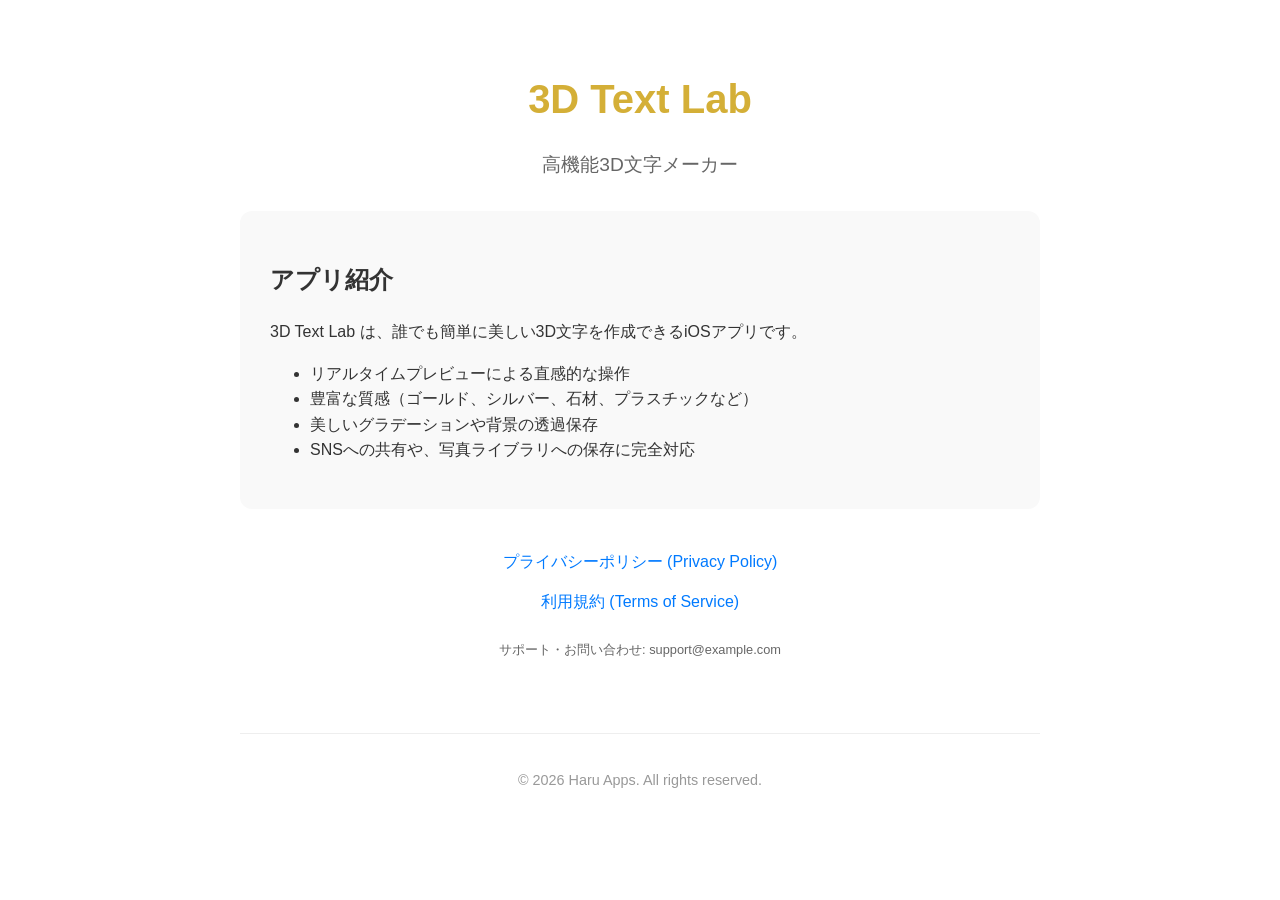
<file: index.html>
<!DOCTYPE html>
<html lang="ja">
<head>
    <meta charset="UTF-8">
    <meta name="viewport" content="width=device-width, initial-scale=1.0">
    <title>3D Text Lab - 高機能3D文字メーカー</title>
    <style>
        body { font-family: -apple-system, BlinkMacSystemFont, "Segoe UI", Roboto, Helvetica, Arial, sans-serif; line-height: 1.6; color: #333; max-width: 800px; margin: 0 auto; padding: 40px 20px; text-align: center; }
        h1 { color: #d4af37; font-size: 2.5em; margin-bottom: 10px; }
        .tagline { font-size: 1.2em; color: #666; margin-bottom: 30px; }
        .description { text-align: left; background: #f9f9f9; padding: 30px; border-radius: 12px; margin-bottom: 40px; }
        .links { margin: 40px 0; display: flex; flex-direction: column; gap: 15px; }
        .links a { color: #007aff; text-decoration: none; font-weight: 500; }
        .links a:hover { text-decoration: underline; }
        footer { margin-top: 60px; font-size: 0.9em; color: #999; border-top: 1px solid #eee; padding-top: 20px; }
    </style>
</head>
<body>

    <h1>3D Text Lab</h1>
    <p class="tagline">高機能3D文字メーカー</p>

    <div class="description">
        <h2>アプリ紹介</h2>
        <p>3D Text Lab は、誰でも簡単に美しい3D文字を作成できるiOSアプリです。</p>
        <ul>
            <li>リアルタイムプレビューによる直感的な操作</li>
            <li>豊富な質感（ゴールド、シルバー、石材、プラスチックなど）</li>
            <li>美しいグラデーションや背景の透過保存</li>
            <li>SNSへの共有や、写真ライブラリへの保存に完全対応</li>
        </ul>
    </div>

    <div class="links">
        <a href="legal/privacy-ja.html">プライバシーポリシー (Privacy Policy)</a>
        <a href="legal/terms-ja.html">利用規約 (Terms of Service)</a>
        <p style="font-size: 0.8em; color: #666; margin-top: 10px;">サポート・お問い合わせ: support@example.com</p>
    </div>

    <footer>
        <p>&copy; 2026 Haru Apps. All rights reserved.</p>
    </footer>

</body>
</html>
</file>
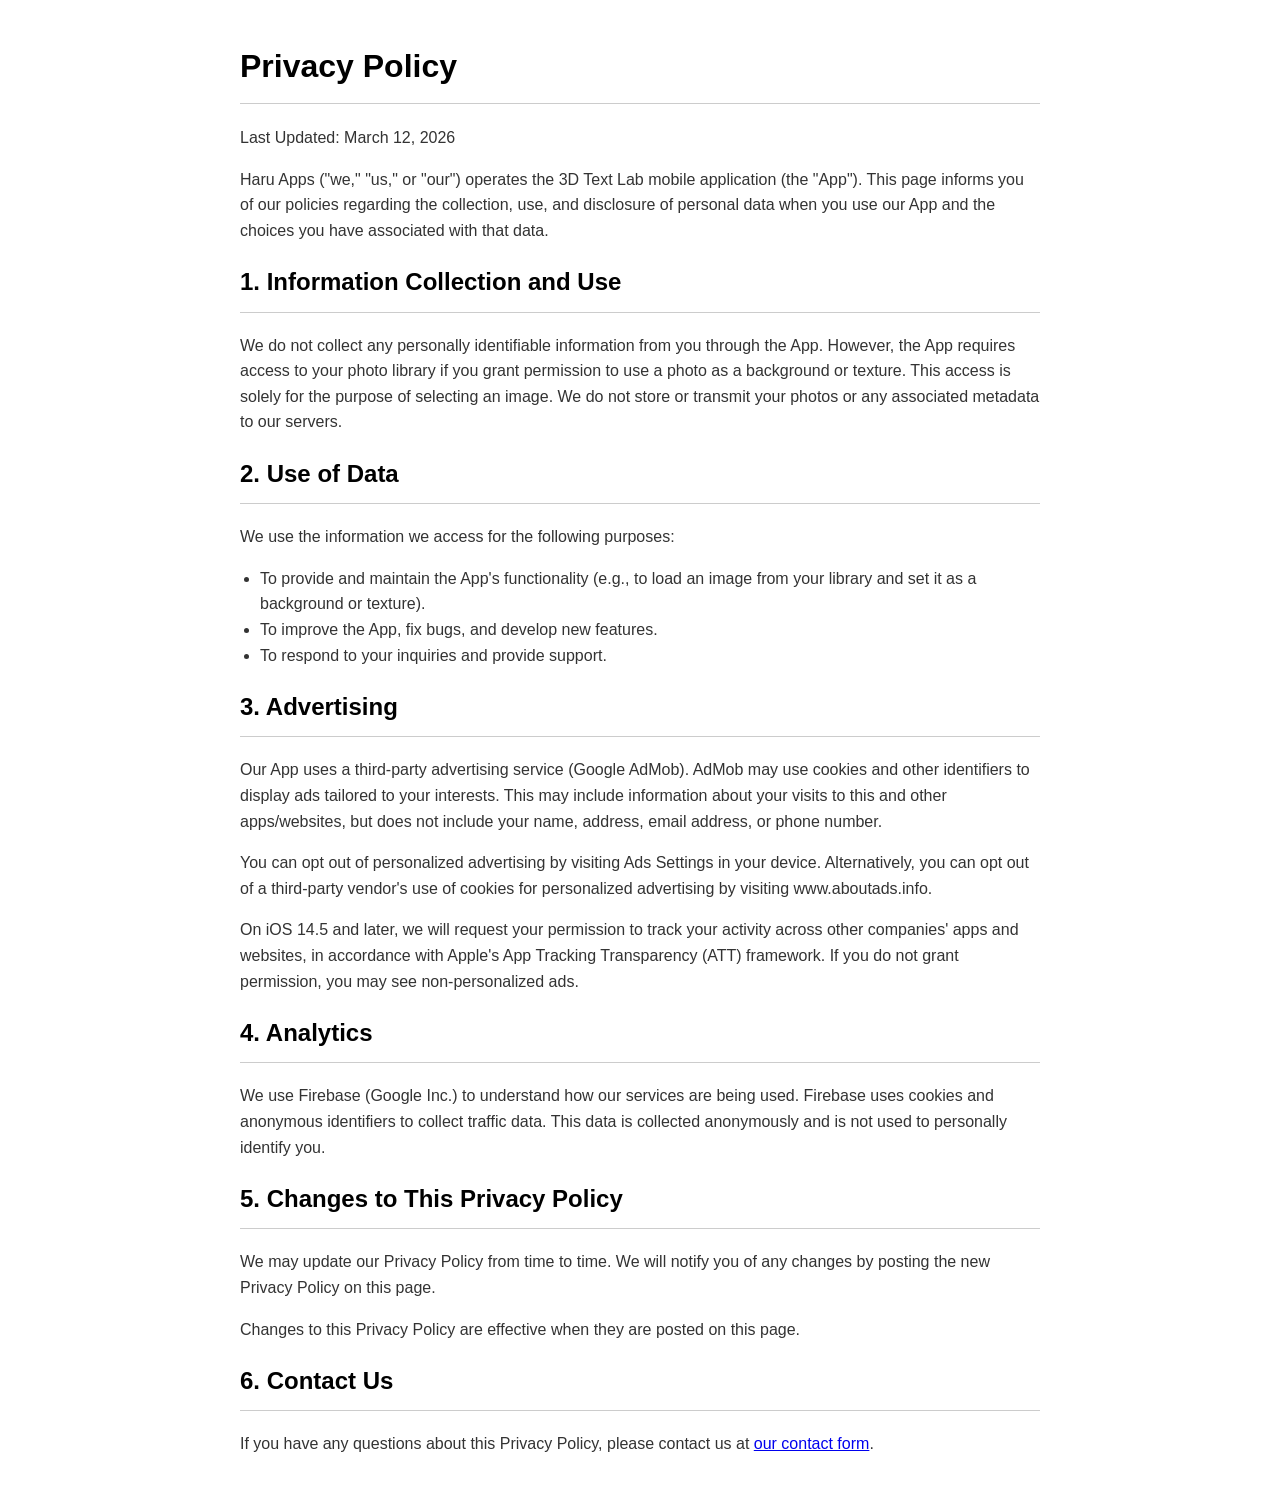
<file: legal/privacy-en.html>
<!DOCTYPE html>
<html lang="en">
<head>
    <meta charset="UTF-8">
    <meta name="viewport" content="width=device-width, initial-scale=1.0">
    <title>Privacy Policy - 3D Text Lab</title>
    <style>
        body { font-family: -apple-system, BlinkMacSystemFont, "Segoe UI", Roboto, Helvetica, Arial, sans-serif; line-height: 1.6; padding: 20px; max-width: 800px; margin: auto; color: #333; }
        h1, h2 { border-bottom: 1px solid #ccc; padding-bottom: 10px; color: #000; }
        ul { padding-left: 20px; }
    </style>
</head>
<body>
    <h1>Privacy Policy</h1>
    <p>Last Updated: March 12, 2026</p>

    <p>Haru Apps ("we," "us," or "our") operates the 3D Text Lab mobile application (the "App"). This page informs you of our policies regarding the collection, use, and disclosure of personal data when you use our App and the choices you have associated with that data.</p>

    <h2>1. Information Collection and Use</h2>
    <p>We do not collect any personally identifiable information from you through the App. However, the App requires access to your photo library if you grant permission to use a photo as a background or texture. This access is solely for the purpose of selecting an image. We do not store or transmit your photos or any associated metadata to our servers.</p>

    <h2>2. Use of Data</h2>
    <p>We use the information we access for the following purposes:</p>
    <ul>
        <li>To provide and maintain the App's functionality (e.g., to load an image from your library and set it as a background or texture).</li>
        <li>To improve the App, fix bugs, and develop new features.</li>
        <li>To respond to your inquiries and provide support.</li>
    </ul>

    <h2>3. Advertising</h2>
    <p>Our App uses a third-party advertising service (Google AdMob). AdMob may use cookies and other identifiers to display ads tailored to your interests. This may include information about your visits to this and other apps/websites, but does not include your name, address, email address, or phone number.</p>
    <p>You can opt out of personalized advertising by visiting Ads Settings in your device. Alternatively, you can opt out of a third-party vendor's use of cookies for personalized advertising by visiting www.aboutads.info.</p>
    <p>On iOS 14.5 and later, we will request your permission to track your activity across other companies' apps and websites, in accordance with Apple's App Tracking Transparency (ATT) framework. If you do not grant permission, you may see non-personalized ads.</p>

    <h2>4. Analytics</h2>
    <p>We use Firebase (Google Inc.) to understand how our services are being used. Firebase uses cookies and anonymous identifiers to collect traffic data. This data is collected anonymously and is not used to personally identify you.</p>

    <h2>5. Changes to This Privacy Policy</h2>
    <p>We may update our Privacy Policy from time to time. We will notify you of any changes by posting the new Privacy Policy on this page.</p>
    <p>Changes to this Privacy Policy are effective when they are posted on this page.</p>

    <h2>6. Contact Us</h2>
    <p>If you have any questions about this Privacy Policy, please contact us at <a href="https://forms.gle/WmGQ3B5ZcM1fpbMR8">our contact form</a>.</p>

</body>
</html>
</file>
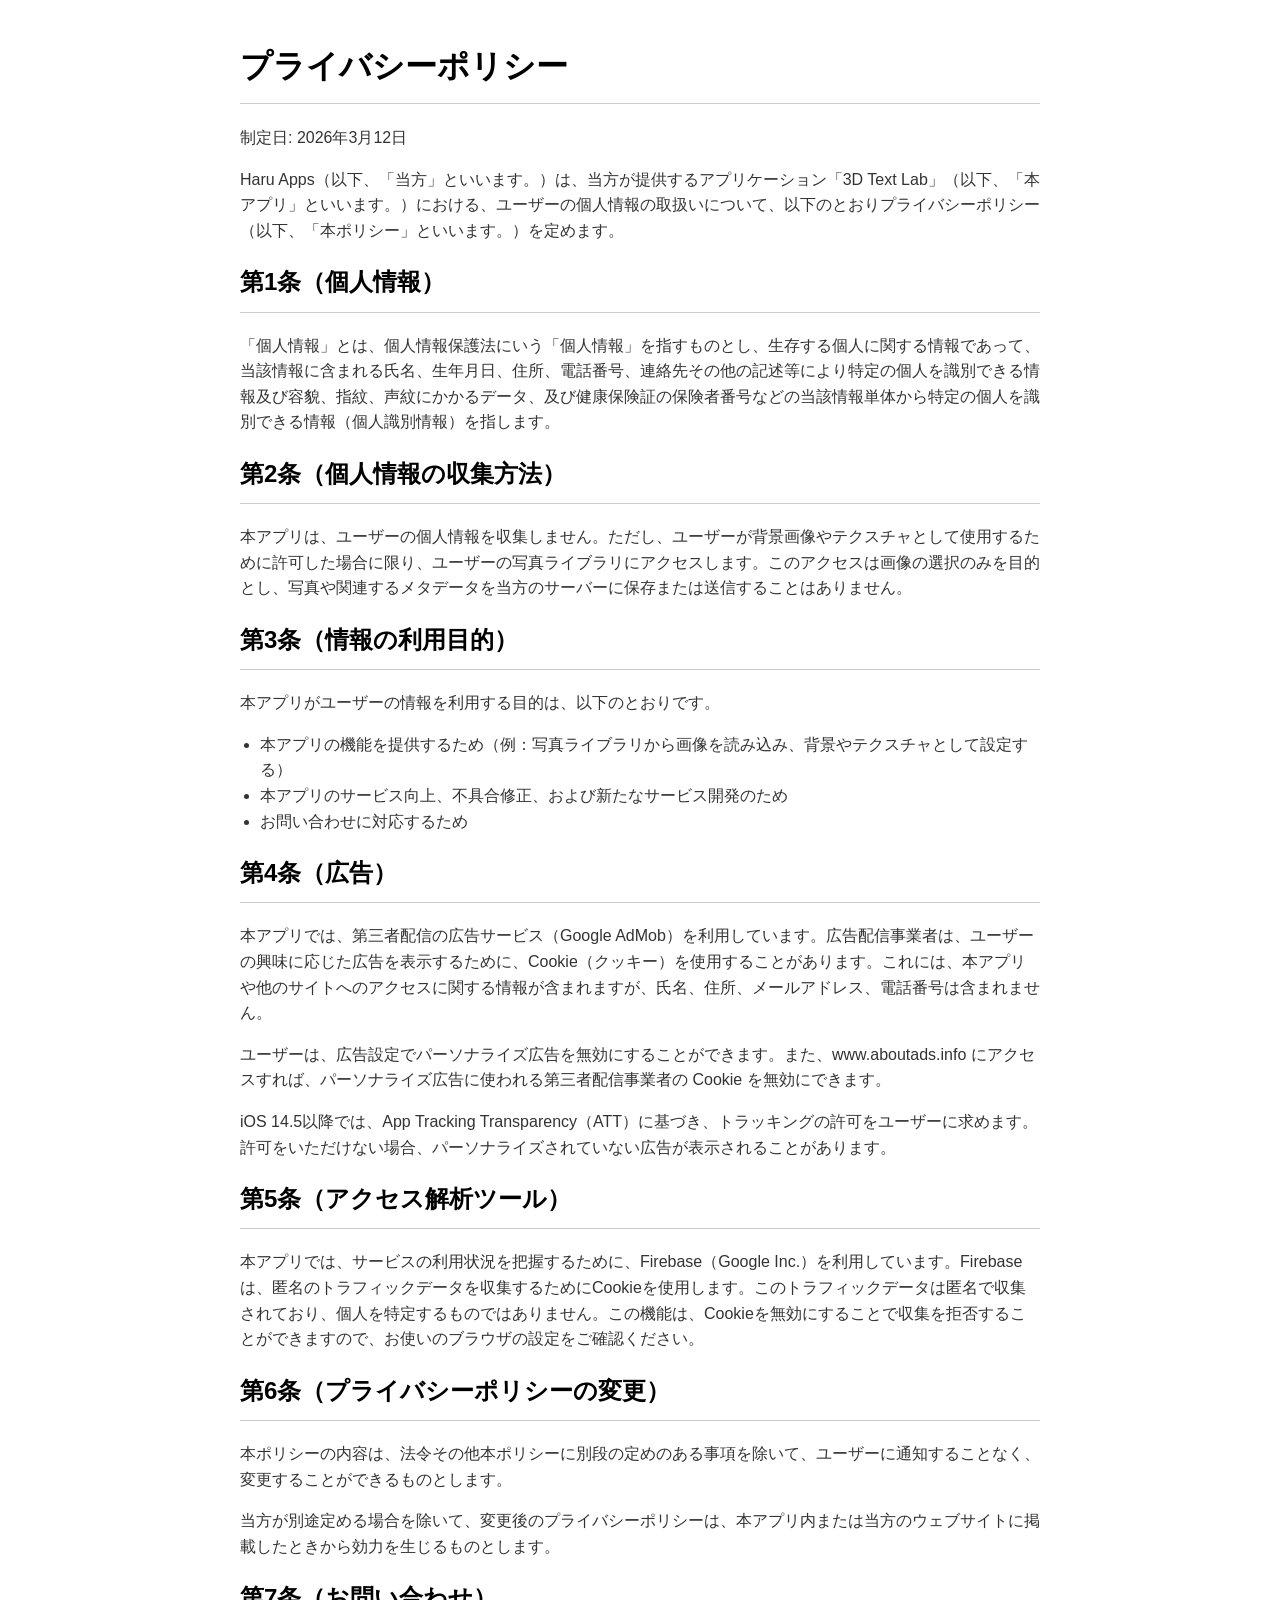
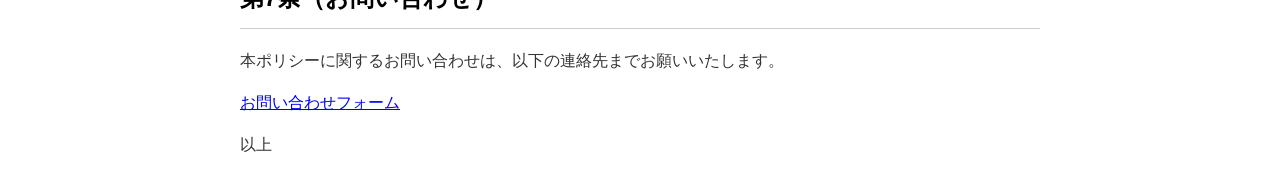
<file: legal/privacy-ja.html>
<!DOCTYPE html>
<html lang="ja">
<head>
    <meta charset="UTF-8">
    <meta name="viewport" content="width=device-width, initial-scale=1.0">
    <title>プライバシーポリシー - 3D Text Lab</title>
    <style>
        body { font-family: -apple-system, BlinkMacSystemFont, "Segoe UI", Roboto, Helvetica, Arial, sans-serif; line-height: 1.6; padding: 20px; max-width: 800px; margin: auto; color: #333; }
        h1, h2 { border-bottom: 1px solid #ccc; padding-bottom: 10px; color: #000; }
        ul { padding-left: 20px; }
    </style>
</head>
<body>
    <h1>プライバシーポリシー</h1>
    <p>制定日: 2026年3月12日</p>

    <p>Haru Apps（以下、「当方」といいます。）は、当方が提供するアプリケーション「3D Text Lab」（以下、「本アプリ」といいます。）における、ユーザーの個人情報の取扱いについて、以下のとおりプライバシーポリシー（以下、「本ポリシー」といいます。）を定めます。</p>

    <h2>第1条（個人情報）</h2>
    <p>「個人情報」とは、個人情報保護法にいう「個人情報」を指すものとし、生存する個人に関する情報であって、当該情報に含まれる氏名、生年月日、住所、電話番号、連絡先その他の記述等により特定の個人を識別できる情報及び容貌、指紋、声紋にかかるデータ、及び健康保険証の保険者番号などの当該情報単体から特定の個人を識別できる情報（個人識別情報）を指します。</p>

    <h2>第2条（個人情報の収集方法）</h2>
    <p>本アプリは、ユーザーの個人情報を収集しません。ただし、ユーザーが背景画像やテクスチャとして使用するために許可した場合に限り、ユーザーの写真ライブラリにアクセスします。このアクセスは画像の選択のみを目的とし、写真や関連するメタデータを当方のサーバーに保存または送信することはありません。</p>

    <h2>第3条（情報の利用目的）</h2>
    <p>本アプリがユーザーの情報を利用する目的は、以下のとおりです。</p>
    <ul>
        <li>本アプリの機能を提供するため（例：写真ライブラリから画像を読み込み、背景やテクスチャとして設定する）</li>
        <li>本アプリのサービス向上、不具合修正、および新たなサービス開発のため</li>
        <li>お問い合わせに対応するため</li>
    </ul>

    <h2>第4条（広告）</h2>
    <p>本アプリでは、第三者配信の広告サービス（Google AdMob）を利用しています。広告配信事業者は、ユーザーの興味に応じた広告を表示するために、Cookie（クッキー）を使用することがあります。これには、本アプリや他のサイトへのアクセスに関する情報が含まれますが、氏名、住所、メールアドレス、電話番号は含まれません。</p>
    <p>ユーザーは、広告設定でパーソナライズ広告を無効にすることができます。また、www.aboutads.info にアクセスすれば、パーソナライズ広告に使われる第三者配信事業者の Cookie を無効にできます。</p>
    <p>iOS 14.5以降では、App Tracking Transparency（ATT）に基づき、トラッキングの許可をユーザーに求めます。許可をいただけない場合、パーソナライズされていない広告が表示されることがあります。</p>

    <h2>第5条（アクセス解析ツール）</h2>
    <p>本アプリでは、サービスの利用状況を把握するために、Firebase（Google Inc.）を利用しています。Firebaseは、匿名のトラフィックデータを収集するためにCookieを使用します。このトラフィックデータは匿名で収集されており、個人を特定するものではありません。この機能は、Cookieを無効にすることで収集を拒否することができますので、お使いのブラウザの設定をご確認ください。</p>

    <h2>第6条（プライバシーポリシーの変更）</h2>
    <p>本ポリシーの内容は、法令その他本ポリシーに別段の定めのある事項を除いて、ユーザーに通知することなく、変更することができるものとします。</p>
    <p>当方が別途定める場合を除いて、変更後のプライバシーポリシーは、本アプリ内または当方のウェブサイトに掲載したときから効力を生じるものとします。</p>

    <h2>第7条（お問い合わせ）</h2>
    <p>本ポリシーに関するお問い合わせは、以下の連絡先までお願いいたします。</p>
    <p><a href="https://forms.gle/MkSo1LyYYdCS2uLb6">お問い合わせフォーム</a></p>

    <p>以上</p>
</body>
</html>
</file>
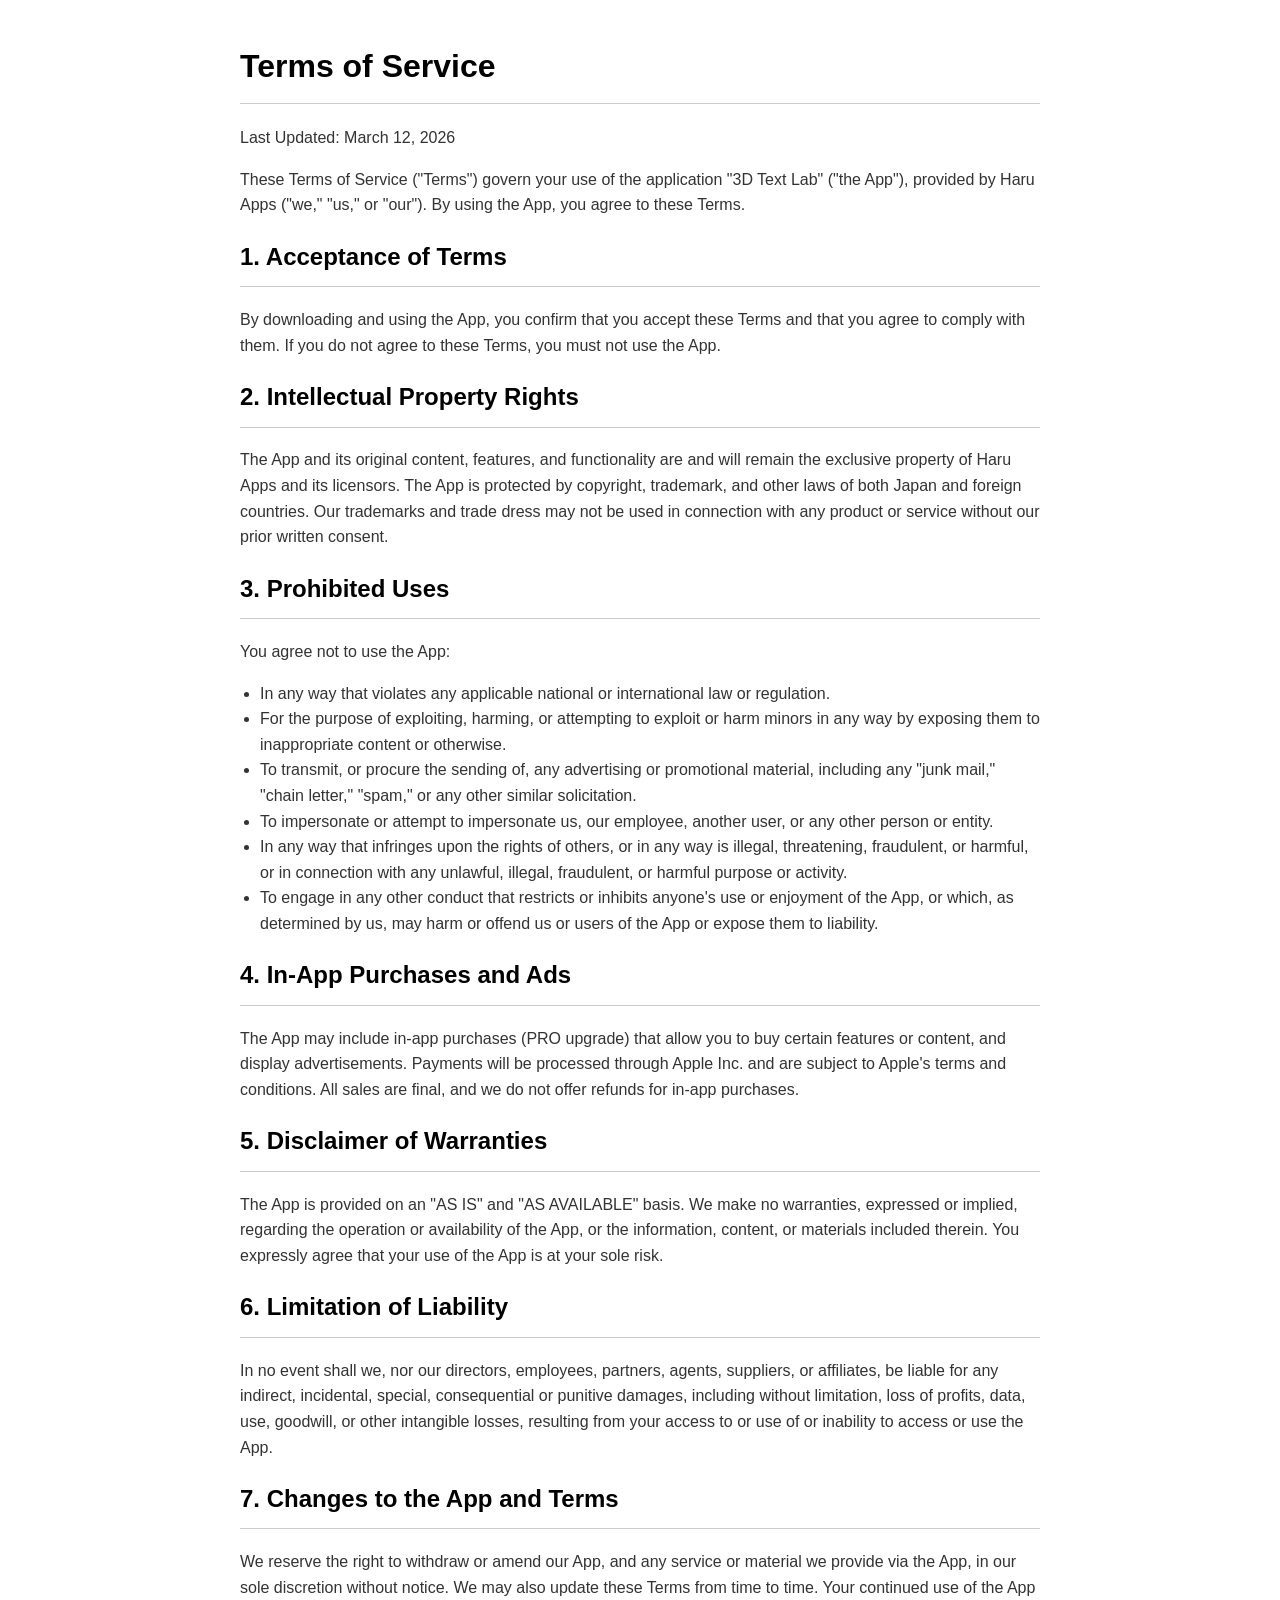
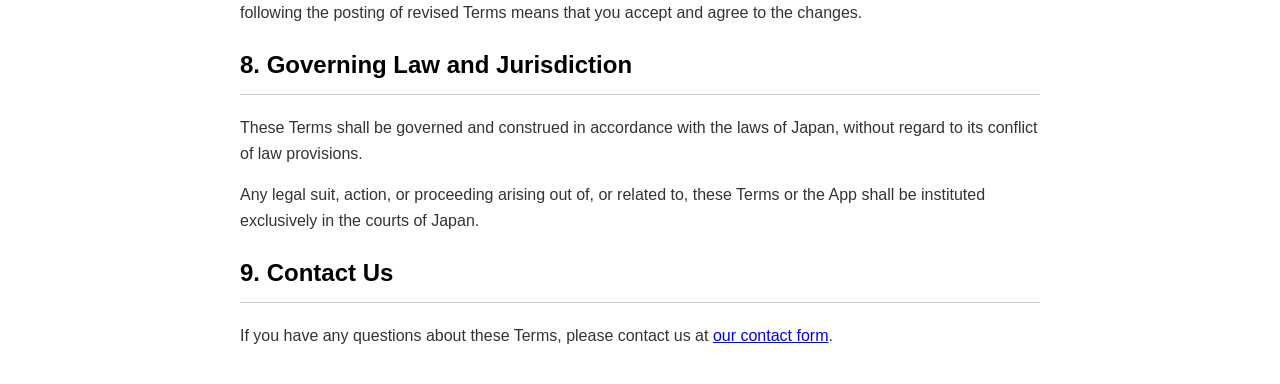
<file: legal/terms-en.html>
<!DOCTYPE html>
<html lang="en">
<head>
    <meta charset="UTF-8">
    <meta name="viewport" content="width=device-width, initial-scale=1.0">
    <title>Terms of Service - 3D Text Lab</title>
    <style>
        body { font-family: -apple-system, BlinkMacSystemFont, "Segoe UI", Roboto, Helvetica, Arial, sans-serif; line-height: 1.6; padding: 20px; max-width: 800px; margin: auto; color: #333; }
        h1, h2 { border-bottom: 1px solid #ccc; padding-bottom: 10px; color: #000; }
        ul { padding-left: 20px; }
    </style>
</head>
<body>
    <h1>Terms of Service</h1>
    <p>Last Updated: March 12, 2026</p>

    <p>These Terms of Service ("Terms") govern your use of the application "3D Text Lab" ("the App"), provided by Haru Apps ("we," "us," or "our"). By using the App, you agree to these Terms.</p>

    <h2>1. Acceptance of Terms</h2>
    <p>By downloading and using the App, you confirm that you accept these Terms and that you agree to comply with them. If you do not agree to these Terms, you must not use the App.</p>

    <h2>2. Intellectual Property Rights</h2>
    <p>The App and its original content, features, and functionality are and will remain the exclusive property of Haru Apps and its licensors. The App is protected by copyright, trademark, and other laws of both Japan and foreign countries. Our trademarks and trade dress may not be used in connection with any product or service without our prior written consent.</p>

    <h2>3. Prohibited Uses</h2>
    <p>You agree not to use the App:</p>
    <ul>
        <li>In any way that violates any applicable national or international law or regulation.</li>
        <li>For the purpose of exploiting, harming, or attempting to exploit or harm minors in any way by exposing them to inappropriate content or otherwise.</li>
        <li>To transmit, or procure the sending of, any advertising or promotional material, including any "junk mail," "chain letter," "spam," or any other similar solicitation.</li>
        <li>To impersonate or attempt to impersonate us, our employee, another user, or any other person or entity.</li>
        <li>In any way that infringes upon the rights of others, or in any way is illegal, threatening, fraudulent, or harmful, or in connection with any unlawful, illegal, fraudulent, or harmful purpose or activity.</li>
        <li>To engage in any other conduct that restricts or inhibits anyone's use or enjoyment of the App, or which, as determined by us, may harm or offend us or users of the App or expose them to liability.</li>
    </ul>

    <h2>4. In-App Purchases and Ads</h2>
    <p>The App may include in-app purchases (PRO upgrade) that allow you to buy certain features or content, and display advertisements. Payments will be processed through Apple Inc. and are subject to Apple's terms and conditions. All sales are final, and we do not offer refunds for in-app purchases.</p>

    <h2>5. Disclaimer of Warranties</h2>
    <p>The App is provided on an "AS IS" and "AS AVAILABLE" basis. We make no warranties, expressed or implied, regarding the operation or availability of the App, or the information, content, or materials included therein. You expressly agree that your use of the App is at your sole risk.</p>

    <h2>6. Limitation of Liability</h2>
    <p>In no event shall we, nor our directors, employees, partners, agents, suppliers, or affiliates, be liable for any indirect, incidental, special, consequential or punitive damages, including without limitation, loss of profits, data, use, goodwill, or other intangible losses, resulting from your access to or use of or inability to access or use the App.</p>

    <h2>7. Changes to the App and Terms</h2>
    <p>We reserve the right to withdraw or amend our App, and any service or material we provide via the App, in our sole discretion without notice. We may also update these Terms from time to time. Your continued use of the App following the posting of revised Terms means that you accept and agree to the changes.</p>

    <h2>8. Governing Law and Jurisdiction</h2>
    <p>These Terms shall be governed and construed in accordance with the laws of Japan, without regard to its conflict of law provisions.</p>
    <p>Any legal suit, action, or proceeding arising out of, or related to, these Terms or the App shall be instituted exclusively in the courts of Japan.</p>

    <h2>9. Contact Us</h2>
    <p>If you have any questions about these Terms, please contact us at <a href="https://forms.gle/WmGQ3B5ZcM1fpbMR8">our contact form</a>.</p>

</body>
</html>
</file>
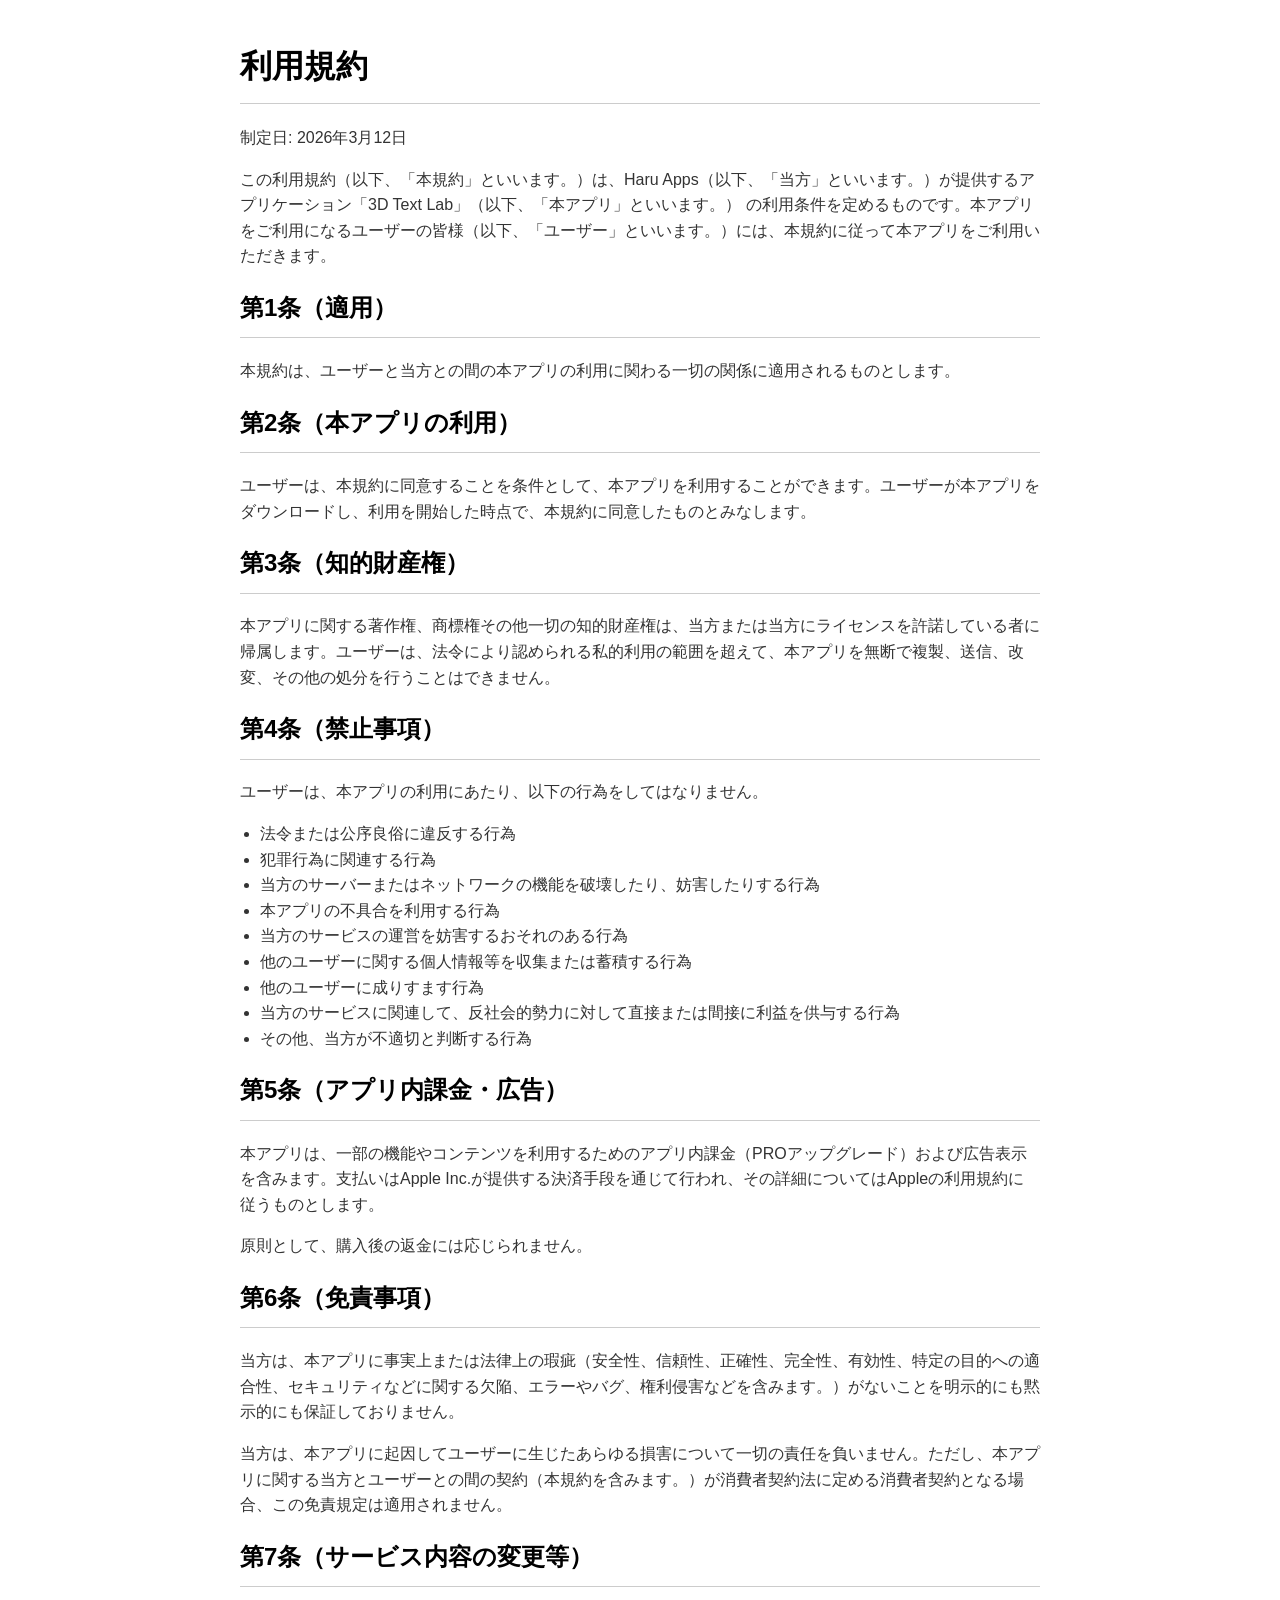
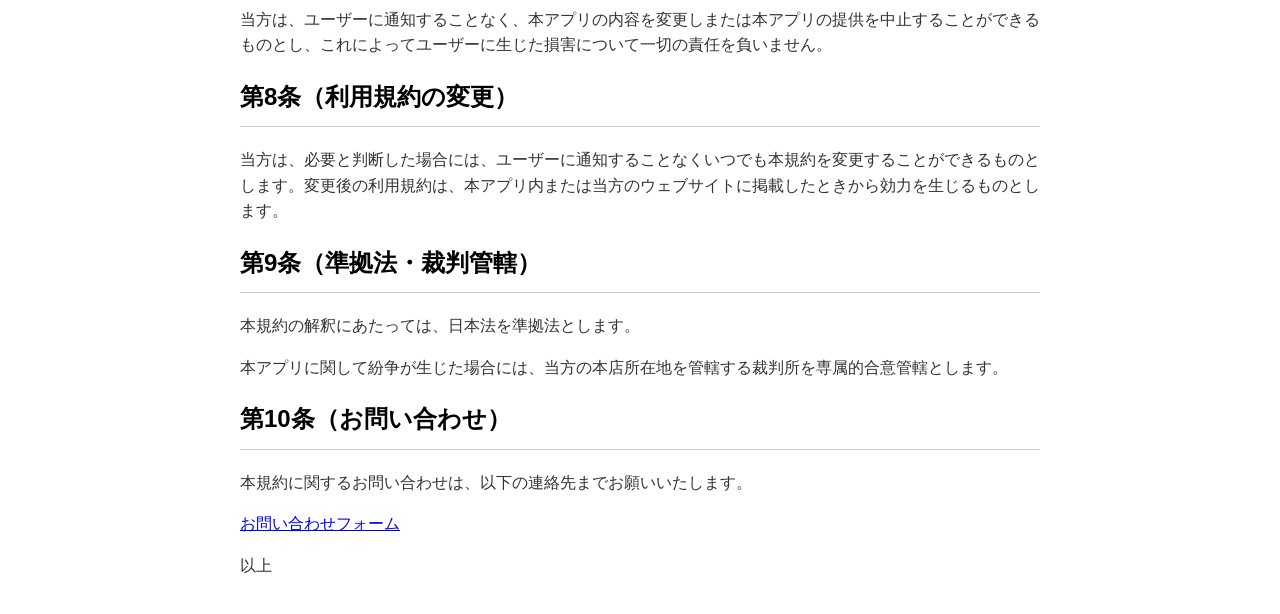
<file: legal/terms-ja.html>
<!DOCTYPE html>
<html lang="ja">
<head>
    <meta charset="UTF-8">
    <meta name="viewport" content="width=device-width, initial-scale=1.0">
    <title>利用規約 - 3D Text Lab</title>
    <style>
        body { font-family: -apple-system, BlinkMacSystemFont, "Segoe UI", Roboto, Helvetica, Arial, sans-serif; line-height: 1.6; padding: 20px; max-width: 800px; margin: auto; color: #333; }
        h1, h2 { border-bottom: 1px solid #ccc; padding-bottom: 10px; color: #000; }
        ul { padding-left: 20px; }
    </style>
</head>
<body>
    <h1>利用規約</h1>
    <p>制定日: 2026年3月12日</p>

    <p>この利用規約（以下、「本規約」といいます。）は、Haru Apps（以下、「当方」といいます。）が提供するアプリケーション「3D Text Lab」（以下、「本アプリ」といいます。） の利用条件を定めるものです。本アプリをご利用になるユーザーの皆様（以下、「ユーザー」といいます。）には、本規約に従って本アプリをご利用いただきます。</p>

    <h2>第1条（適用）</h2>
    <p>本規約は、ユーザーと当方との間の本アプリの利用に関わる一切の関係に適用されるものとします。</p>

    <h2>第2条（本アプリの利用）</h2>
    <p>ユーザーは、本規約に同意することを条件として、本アプリを利用することができます。ユーザーが本アプリをダウンロードし、利用を開始した時点で、本規約に同意したものとみなします。</p>

    <h2>第3条（知的財産権）</h2>
    <p>本アプリに関する著作権、商標権その他一切の知的財産権は、当方または当方にライセンスを許諾している者に帰属します。ユーザーは、法令により認められる私的利用の範囲を超えて、本アプリを無断で複製、送信、改変、その他の処分を行うことはできません。</p>

    <h2>第4条（禁止事項）</h2>
    <p>ユーザーは、本アプリの利用にあたり、以下の行為をしてはなりません。</p>
    <ul>
        <li>法令または公序良俗に違反する行為</li>
        <li>犯罪行為に関連する行為</li>
        <li>当方のサーバーまたはネットワークの機能を破壊したり、妨害したりする行為</li>
        <li>本アプリの不具合を利用する行為</li>
        <li>当方のサービスの運営を妨害するおそれのある行為</li>
        <li>他のユーザーに関する個人情報等を収集または蓄積する行為</li>
        <li>他のユーザーに成りすます行為</li>
        <li>当方のサービスに関連して、反社会的勢力に対して直接または間接に利益を供与する行為</li>
        <li>その他、当方が不適切と判断する行為</li>
    </ul>

    <h2>第5条（アプリ内課金・広告）</h2>
    <p>本アプリは、一部の機能やコンテンツを利用するためのアプリ内課金（PROアップグレード）および広告表示を含みます。支払いはApple Inc.が提供する決済手段を通じて行われ、その詳細についてはAppleの利用規約に従うものとします。</p>
    <p>原則として、購入後の返金には応じられません。</p>

    <h2>第6条（免責事項）</h2>
    <p>当方は、本アプリに事実上または法律上の瑕疵（安全性、信頼性、正確性、完全性、有効性、特定の目的への適合性、セキュリティなどに関する欠陥、エラーやバグ、権利侵害などを含みます。）がないことを明示的にも黙示的にも保証しておりません。</p>
    <p>当方は、本アプリに起因してユーザーに生じたあらゆる損害について一切の責任を負いません。ただし、本アプリに関する当方とユーザーとの間の契約（本規約を含みます。）が消費者契約法に定める消費者契約となる場合、この免責規定は適用されません。</p>

    <h2>第7条（サービス内容の変更等）</h2>
    <p>当方は、ユーザーに通知することなく、本アプリの内容を変更しまたは本アプリの提供を中止することができるものとし、これによってユーザーに生じた損害について一切の責任を負いません。</p>

    <h2>第8条（利用規約の変更）</h2>
    <p>当方は、必要と判断した場合には、ユーザーに通知することなくいつでも本規約を変更することができるものとします。変更後の利用規約は、本アプリ内または当方のウェブサイトに掲載したときから効力を生じるものとします。</p>

    <h2>第9条（準拠法・裁判管轄）</h2>
    <p>本規約の解釈にあたっては、日本法を準拠法とします。</p>
    <p>本アプリに関して紛争が生じた場合には、当方の本店所在地を管轄する裁判所を専属的合意管轄とします。</p>

    <h2>第10条（お問い合わせ）</h2>
    <p>本規約に関するお問い合わせは、以下の連絡先までお願いいたします。</p>
    <p><a href="https://forms.gle/MkSo1LyYYdCS2uLb6">お問い合わせフォーム</a></p>

    <p>以上</p>
</body>
</html>
</file>
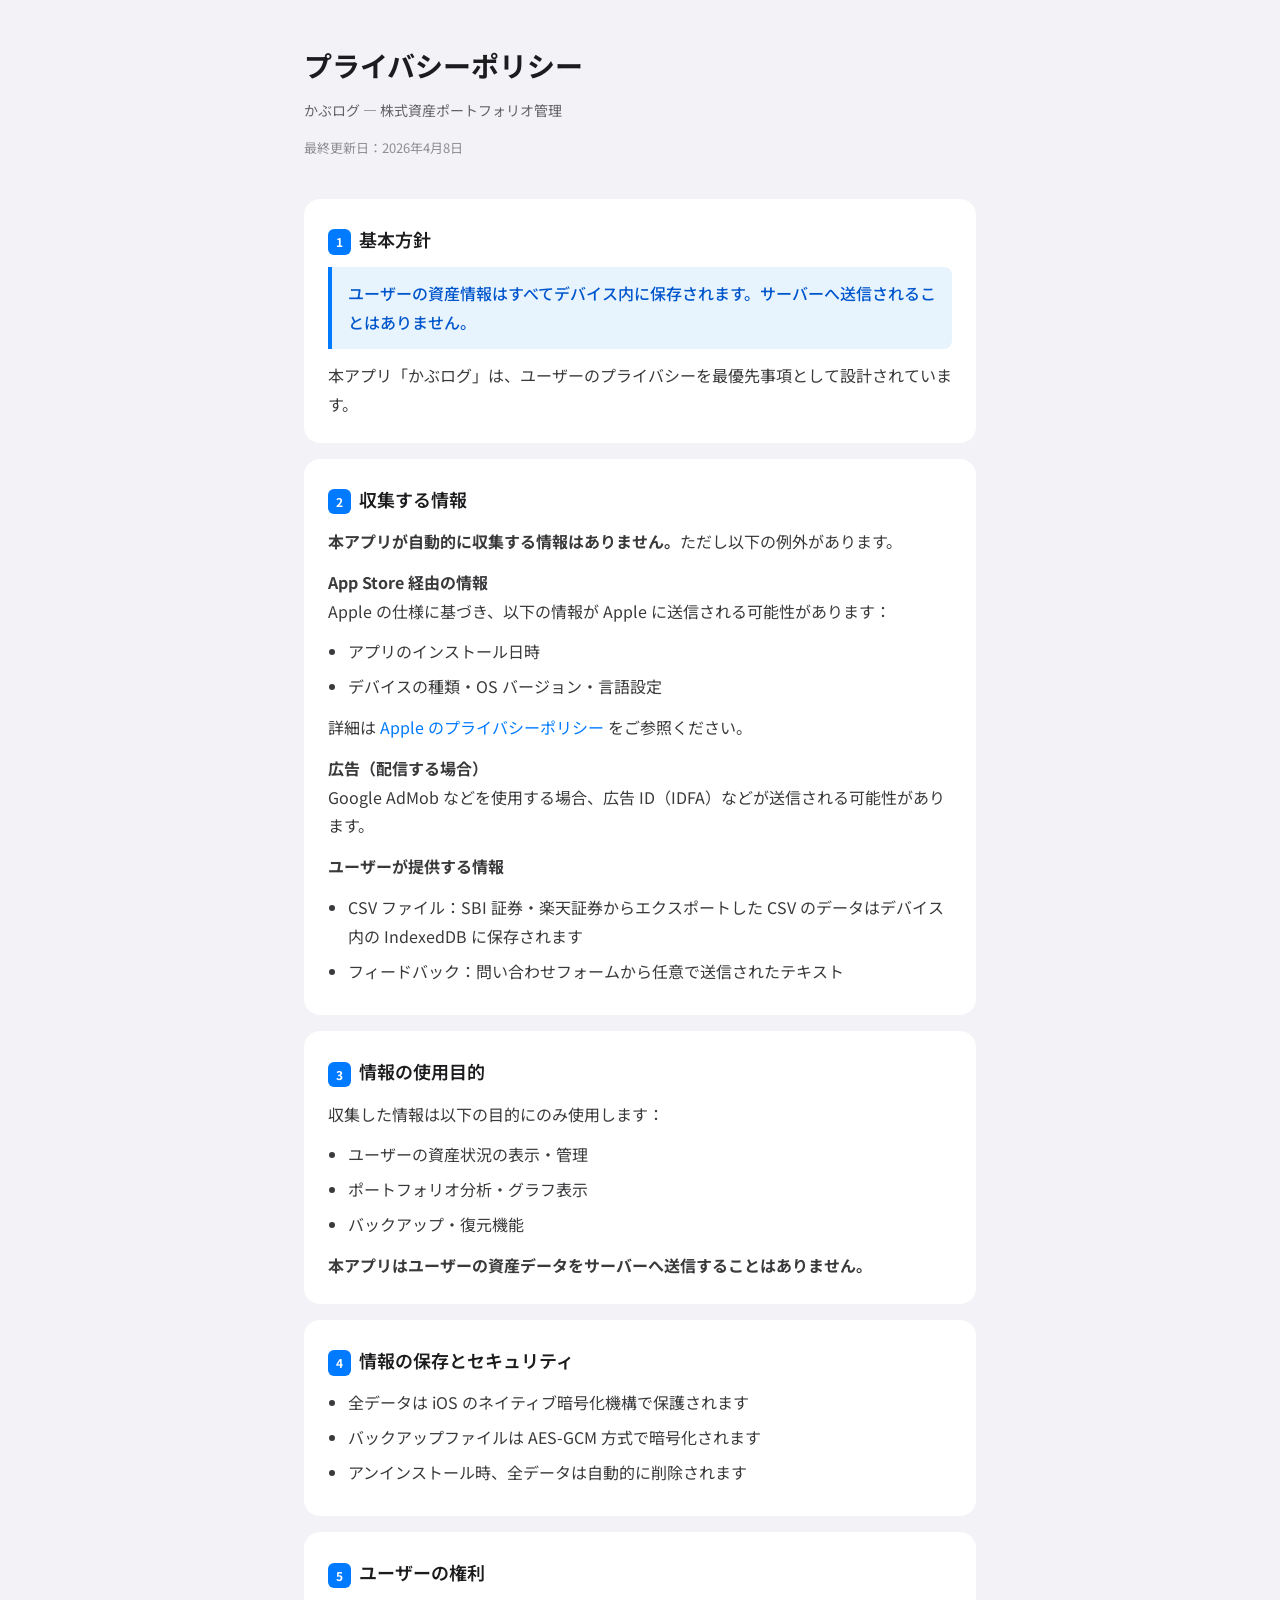
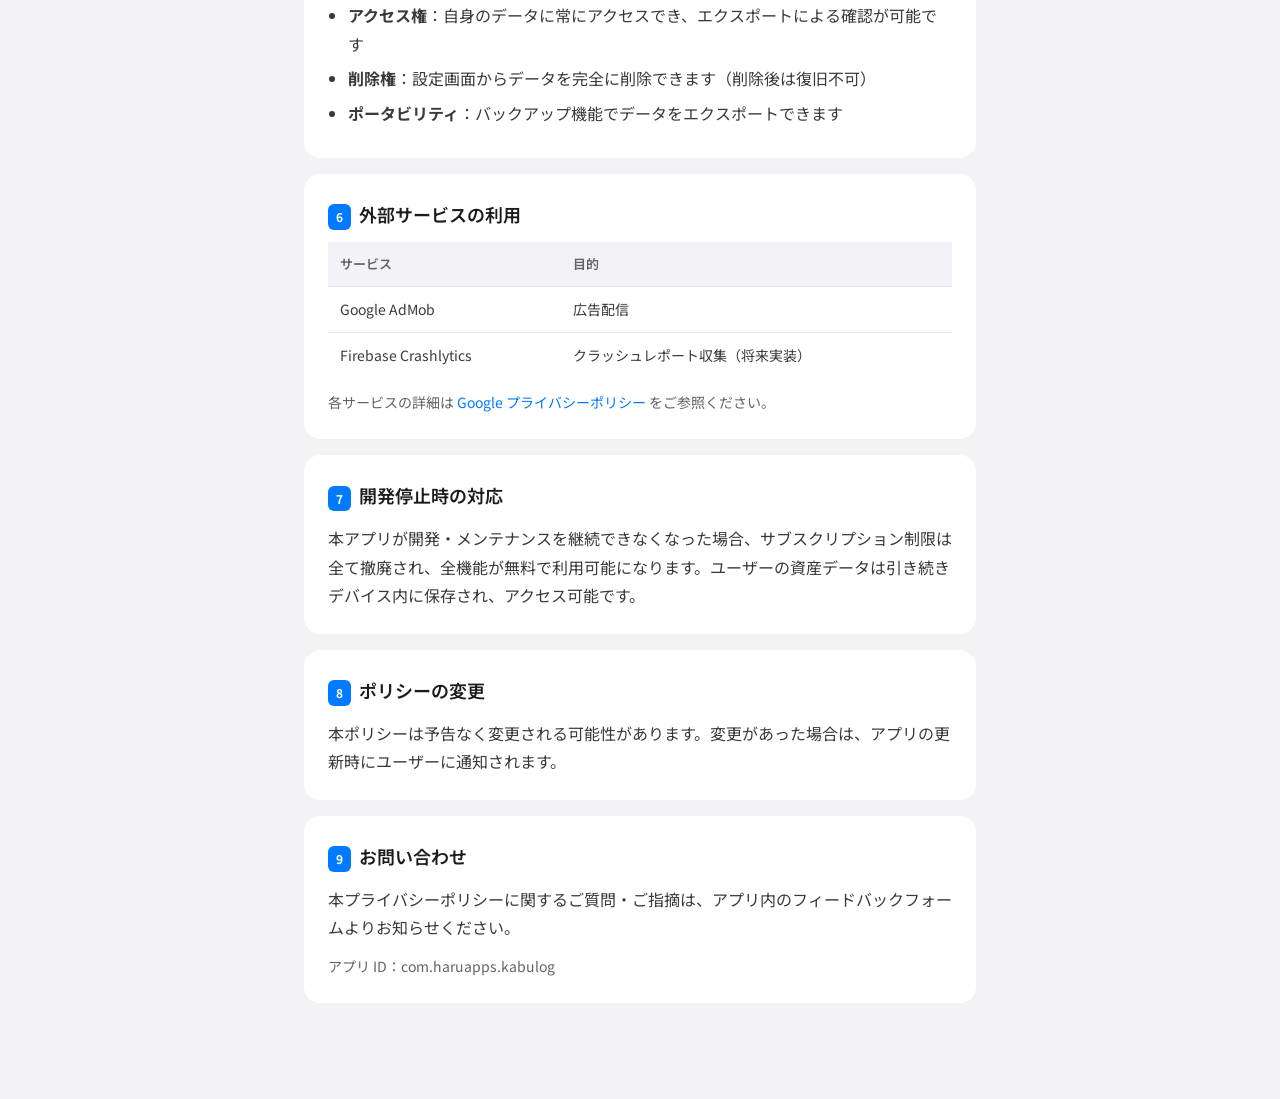
<file: kabulog/legal/privacy-policy.html>
<!DOCTYPE html>
<html lang="ja">
<head>
  <meta charset="UTF-8">
  <meta name="viewport" content="width=device-width, initial-scale=1.0">
  <title>プライバシーポリシー - かぶログ</title>
  <link rel="preconnect" href="https://fonts.googleapis.com">
  <link rel="preconnect" href="https://fonts.gstatic.com" crossorigin>
  <link href="https://fonts.googleapis.com/css2?family=Noto+Sans+JP:wght@400;500;700&display=swap" rel="stylesheet">
  <style>
    * { box-sizing: border-box; margin: 0; padding: 0; }
    body {
      font-family: "Noto Sans JP", -apple-system, BlinkMacSystemFont, "Hiragino Sans", "Hiragino Kaku Gothic ProN", Meiryo, sans-serif;
      font-size: 16px;
      line-height: 1.8;
      color: #1c1c1e;
      background: #f2f2f7;
    }
    .container {
      max-width: 720px;
      margin: 0 auto;
      padding: 40px 24px 80px;
    }
    header {
      margin-bottom: 40px;
    }
    header h1 {
      font-size: 28px;
      font-weight: 700;
      margin-bottom: 8px;
    }
    header .app-name {
      font-size: 14px;
      color: #636366;
    }
    header .updated {
      font-size: 13px;
      color: #8e8e93;
      margin-top: 4px;
    }
    .card {
      background: #fff;
      border-radius: 16px;
      padding: 24px;
      margin-bottom: 16px;
    }
    h2 {
      font-size: 18px;
      font-weight: 600;
      margin-bottom: 12px;
      color: #1c1c1e;
    }
    p {
      color: #3a3a3c;
      margin-bottom: 12px;
    }
    p:last-child { margin-bottom: 0; }
    ul {
      padding-left: 20px;
      color: #3a3a3c;
      margin-bottom: 12px;
    }
    ul:last-child { margin-bottom: 0; }
    li { margin-bottom: 6px; }
    .highlight {
      background: #e8f4fd;
      border-left: 4px solid #007aff;
      border-radius: 0 8px 8px 0;
      padding: 12px 16px;
      margin-bottom: 12px;
      color: #0056cc;
      font-weight: 500;
    }
    table {
      width: 100%;
      border-collapse: collapse;
      font-size: 14px;
      margin-top: 8px;
    }
    th {
      background: #f2f2f7;
      padding: 10px 12px;
      text-align: left;
      font-weight: 600;
      color: #636366;
      font-size: 13px;
    }
    td {
      padding: 10px 12px;
      border-top: 1px solid #e5e5ea;
      color: #3a3a3c;
    }
    a { color: #007aff; text-decoration: none; }
    a:hover { text-decoration: underline; }
    .section-num {
      display: inline-block;
      background: #007aff;
      color: #fff;
      font-size: 12px;
      font-weight: 700;
      border-radius: 6px;
      padding: 2px 8px;
      margin-right: 8px;
      vertical-align: middle;
    }
  </style>
</head>
<body>
  <div class="container">
    <header>
      <h1>プライバシーポリシー</h1>
      <p class="app-name">かぶログ — 株式資産ポートフォリオ管理</p>
      <p class="updated">最終更新日：2026年4月8日</p>
    </header>

    <div class="card">
      <h2><span class="section-num">1</span>基本方針</h2>
      <div class="highlight">ユーザーの資産情報はすべてデバイス内に保存されます。サーバーへ送信されることはありません。</div>
      <p>本アプリ「かぶログ」は、ユーザーのプライバシーを最優先事項として設計されています。</p>
    </div>

    <div class="card">
      <h2><span class="section-num">2</span>収集する情報</h2>
      <p><strong>本アプリが自動的に収集する情報はありません。</strong>ただし以下の例外があります。</p>
      <p><strong>App Store 経由の情報</strong><br>
      Apple の仕様に基づき、以下の情報が Apple に送信される可能性があります：</p>
      <ul>
        <li>アプリのインストール日時</li>
        <li>デバイスの種類・OS バージョン・言語設定</li>
      </ul>
      <p>詳細は <a href="https://www.apple.com/privacy/" target="_blank">Apple のプライバシーポリシー</a> をご参照ください。</p>
      <p><strong>広告（配信する場合）</strong><br>
      Google AdMob などを使用する場合、広告 ID（IDFA）などが送信される可能性があります。</p>
      <p><strong>ユーザーが提供する情報</strong></p>
      <ul>
        <li>CSV ファイル：SBI 証券・楽天証券からエクスポートした CSV のデータはデバイス内の IndexedDB に保存されます</li>
        <li>フィードバック：問い合わせフォームから任意で送信されたテキスト</li>
      </ul>
    </div>

    <div class="card">
      <h2><span class="section-num">3</span>情報の使用目的</h2>
      <p>収集した情報は以下の目的にのみ使用します：</p>
      <ul>
        <li>ユーザーの資産状況の表示・管理</li>
        <li>ポートフォリオ分析・グラフ表示</li>
        <li>バックアップ・復元機能</li>
      </ul>
      <p><strong>本アプリはユーザーの資産データをサーバーへ送信することはありません。</strong></p>
    </div>

    <div class="card">
      <h2><span class="section-num">4</span>情報の保存とセキュリティ</h2>
      <ul>
        <li>全データは iOS のネイティブ暗号化機構で保護されます</li>
        <li>バックアップファイルは AES-GCM 方式で暗号化されます</li>
        <li>アンインストール時、全データは自動的に削除されます</li>
      </ul>
    </div>

    <div class="card">
      <h2><span class="section-num">5</span>ユーザーの権利</h2>
      <ul>
        <li><strong>アクセス権</strong>：自身のデータに常にアクセスでき、エクスポートによる確認が可能です</li>
        <li><strong>削除権</strong>：設定画面からデータを完全に削除できます（削除後は復旧不可）</li>
        <li><strong>ポータビリティ</strong>：バックアップ機能でデータをエクスポートできます</li>
      </ul>
    </div>

    <div class="card">
      <h2><span class="section-num">6</span>外部サービスの利用</h2>
      <table>
        <tr>
          <th>サービス</th>
          <th>目的</th>
        </tr>
        <tr>
          <td>Google AdMob</td>
          <td>広告配信</td>
        </tr>
        <tr>
          <td>Firebase Crashlytics</td>
          <td>クラッシュレポート収集（将来実装）</td>
        </tr>
      </table>
      <p style="margin-top:12px; font-size:14px; color:#636366;">
        各サービスの詳細は <a href="https://policies.google.com/privacy" target="_blank">Google プライバシーポリシー</a> をご参照ください。
      </p>
    </div>

    <div class="card">
      <h2><span class="section-num">7</span>開発停止時の対応</h2>
      <p>本アプリが開発・メンテナンスを継続できなくなった場合、サブスクリプション制限は全て撤廃され、全機能が無料で利用可能になります。ユーザーの資産データは引き続きデバイス内に保存され、アクセス可能です。</p>
    </div>

    <div class="card">
      <h2><span class="section-num">8</span>ポリシーの変更</h2>
      <p>本ポリシーは予告なく変更される可能性があります。変更があった場合は、アプリの更新時にユーザーに通知されます。</p>
    </div>

    <div class="card">
      <h2><span class="section-num">9</span>お問い合わせ</h2>
      <p>本プライバシーポリシーに関するご質問・ご指摘は、アプリ内のフィードバックフォームよりお知らせください。</p>
      <p style="font-size:14px; color:#636366;">アプリ ID：com.haruapps.kabulog</p>
    </div>
  </div>
</body>
</html>
</file>
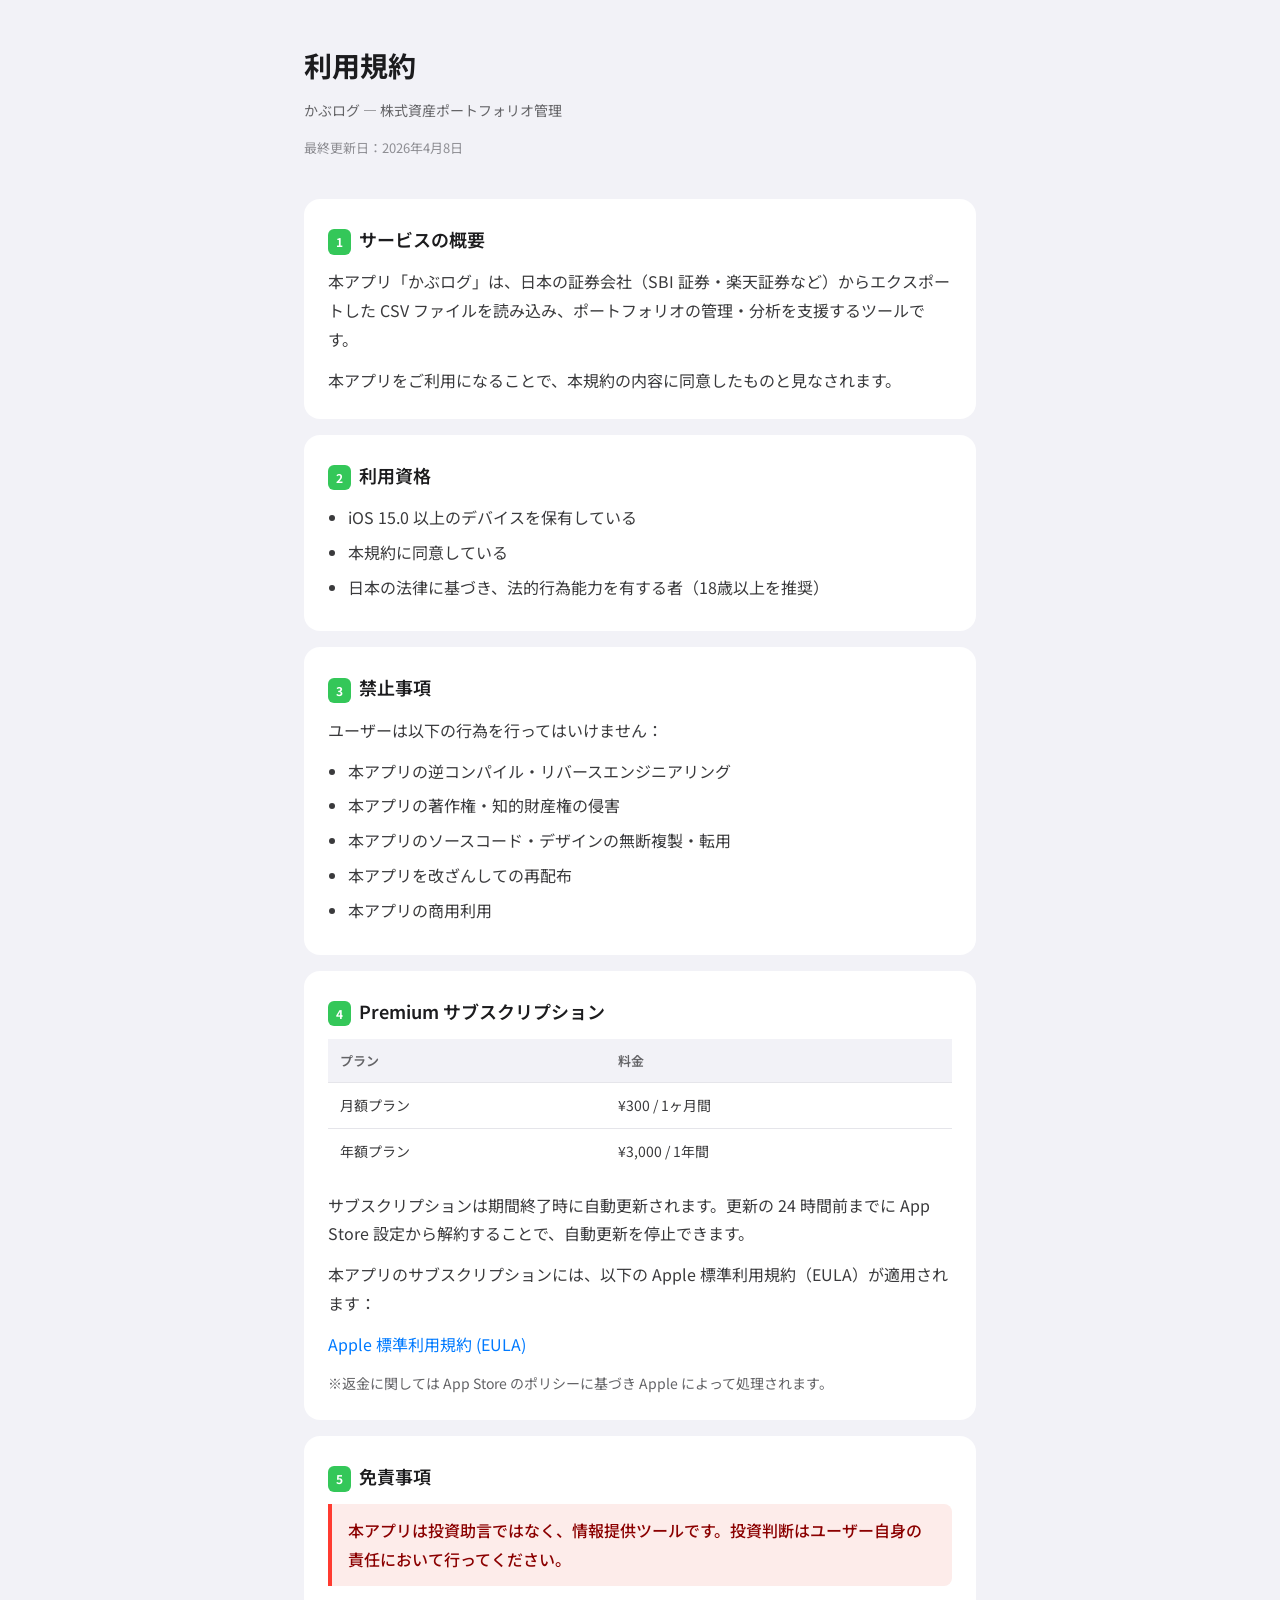
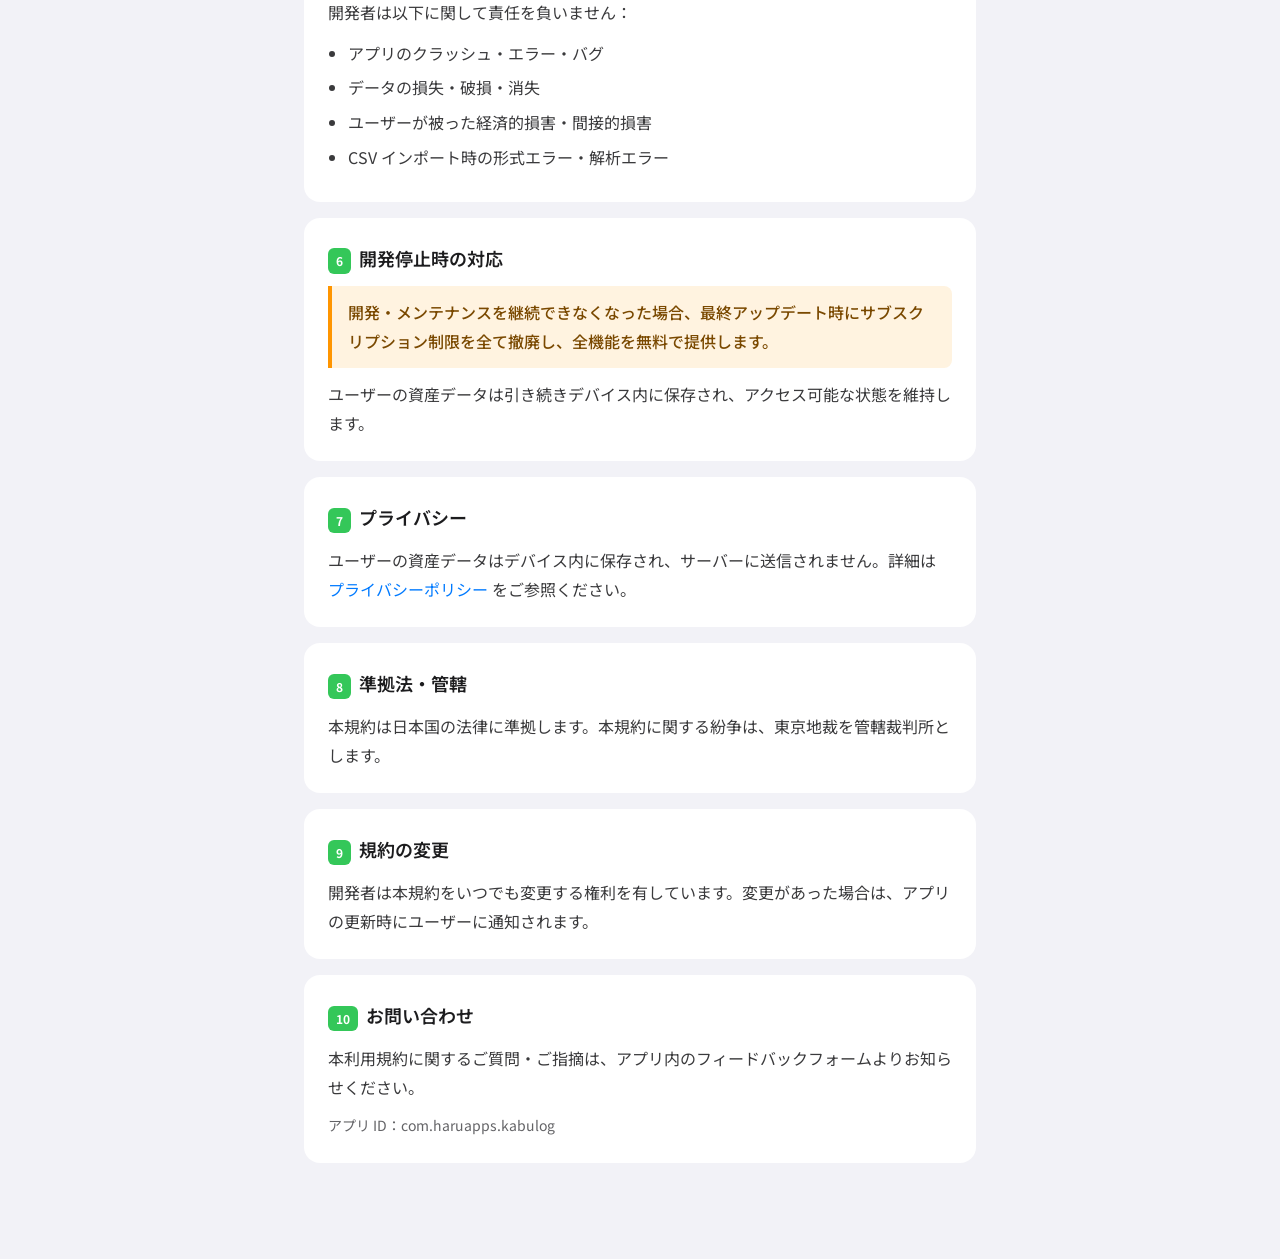
<file: kabulog/legal/terms-of-service.html>
<!DOCTYPE html>
<html lang="ja">

<head>
  <meta charset="UTF-8">
  <meta name="viewport" content="width=device-width, initial-scale=1.0">
  <title>利用規約 - かぶログ</title>
  <link rel="preconnect" href="https://fonts.googleapis.com">
  <link rel="preconnect" href="https://fonts.gstatic.com" crossorigin>
  <link href="https://fonts.googleapis.com/css2?family=Noto+Sans+JP:wght@400;500;700&display=swap" rel="stylesheet">
  <style>
    * {
      box-sizing: border-box;
      margin: 0;
      padding: 0;
    }

    body {
      font-family: "Noto Sans JP", -apple-system, BlinkMacSystemFont, "Hiragino Sans", "Hiragino Kaku Gothic ProN", Meiryo, sans-serif;
      font-size: 16px;
      line-height: 1.8;
      color: #1c1c1e;
      background: #f2f2f7;
    }

    .container {
      max-width: 720px;
      margin: 0 auto;
      padding: 40px 24px 80px;
    }

    header {
      margin-bottom: 40px;
    }

    header h1 {
      font-size: 28px;
      font-weight: 700;
      margin-bottom: 8px;
    }

    header .app-name {
      font-size: 14px;
      color: #636366;
    }

    header .updated {
      font-size: 13px;
      color: #8e8e93;
      margin-top: 4px;
    }

    .card {
      background: #fff;
      border-radius: 16px;
      padding: 24px;
      margin-bottom: 16px;
    }

    h2 {
      font-size: 18px;
      font-weight: 600;
      margin-bottom: 12px;
      color: #1c1c1e;
    }

    p {
      color: #3a3a3c;
      margin-bottom: 12px;
    }

    p:last-child {
      margin-bottom: 0;
    }

    ul {
      padding-left: 20px;
      color: #3a3a3c;
      margin-bottom: 12px;
    }

    ul:last-child {
      margin-bottom: 0;
    }

    li {
      margin-bottom: 6px;
    }

    .highlight {
      background: #fff3e0;
      border-left: 4px solid #ff9500;
      border-radius: 0 8px 8px 0;
      padding: 12px 16px;
      margin-bottom: 12px;
      color: #7a4900;
      font-weight: 500;
    }

    .warning {
      background: #fdecea;
      border-left: 4px solid #ff3b30;
      border-radius: 0 8px 8px 0;
      padding: 12px 16px;
      margin-bottom: 12px;
      color: #8b0000;
      font-weight: 500;
    }

    table {
      width: 100%;
      border-collapse: collapse;
      font-size: 14px;
      margin-top: 8px;
    }

    th {
      background: #f2f2f7;
      padding: 10px 12px;
      text-align: left;
      font-weight: 600;
      color: #636366;
      font-size: 13px;
    }

    td {
      padding: 10px 12px;
      border-top: 1px solid #e5e5ea;
      color: #3a3a3c;
    }

    a {
      color: #007aff;
      text-decoration: none;
    }

    a:hover {
      text-decoration: underline;
    }

    .section-num {
      display: inline-block;
      background: #34c759;
      color: #fff;
      font-size: 12px;
      font-weight: 700;
      border-radius: 6px;
      padding: 2px 8px;
      margin-right: 8px;
      vertical-align: middle;
    }
  </style>
</head>

<body>
  <div class="container">
    <header>
      <h1>利用規約</h1>
      <p class="app-name">かぶログ — 株式資産ポートフォリオ管理</p>
      <p class="updated">最終更新日：2026年4月8日</p>
    </header>

    <div class="card">
      <h2><span class="section-num">1</span>サービスの概要</h2>
      <p>本アプリ「かぶログ」は、日本の証券会社（SBI 証券・楽天証券など）からエクスポートした CSV ファイルを読み込み、ポートフォリオの管理・分析を支援するツールです。</p>
      <p>本アプリをご利用になることで、本規約の内容に同意したものと見なされます。</p>
    </div>

    <div class="card">
      <h2><span class="section-num">2</span>利用資格</h2>
      <ul>
        <li>iOS 15.0 以上のデバイスを保有している</li>
        <li>本規約に同意している</li>
        <li>日本の法律に基づき、法的行為能力を有する者（18歳以上を推奨）</li>
      </ul>
    </div>

    <div class="card">
      <h2><span class="section-num">3</span>禁止事項</h2>
      <p>ユーザーは以下の行為を行ってはいけません：</p>
      <ul>
        <li>本アプリの逆コンパイル・リバースエンジニアリング</li>
        <li>本アプリの著作権・知的財産権の侵害</li>
        <li>本アプリのソースコード・デザインの無断複製・転用</li>
        <li>本アプリを改ざんしての再配布</li>
        <li>本アプリの商用利用</li>
      </ul>
    </div>

    <div class="card">
      <h2><span class="section-num">4</span>Premium サブスクリプション</h2>
      <table>
        <tr>
          <th>プラン</th>
          <th>料金</th>
        </tr>
        <tr>
          <td>月額プラン</td>
          <td>¥300 / 1ヶ月間</td>
        </tr>
        <tr>
          <td>年額プラン</td>
          <td>¥3,000 / 1年間</td>
        </tr>
      </table>
      <div style="margin-top:16px;">
        <p>サブスクリプションは期間終了時に自動更新されます。更新の 24 時間前までに App Store 設定から解約することで、自動更新を停止できます。</p>
        <p>本アプリのサブスクリプションには、以下の Apple 標準利用規約（EULA）が適用されます：</p>
        <p><a href="https://www.apple.com/legal/internet-services/itunes/dev/stdeula/" target="_blank">Apple 標準利用規約
            (EULA) </a></p>
      </div>
      <p style="margin-top:12px; font-size:14px; color:#636366;">※返金に関しては App Store のポリシーに基づき Apple によって処理されます。</p>
    </div>

    <div class="card">
      <h2><span class="section-num">5</span>免責事項</h2>
      <div class="warning">本アプリは投資助言ではなく、情報提供ツールです。投資判断はユーザー自身の責任において行ってください。</div>
      <p>開発者は以下に関して責任を負いません：</p>
      <ul>
        <li>アプリのクラッシュ・エラー・バグ</li>
        <li>データの損失・破損・消失</li>
        <li>ユーザーが被った経済的損害・間接的損害</li>
        <li>CSV インポート時の形式エラー・解析エラー</li>
      </ul>
    </div>

    <div class="card">
      <h2><span class="section-num">6</span>開発停止時の対応</h2>
      <div class="highlight">開発・メンテナンスを継続できなくなった場合、最終アップデート時にサブスクリプション制限を全て撤廃し、全機能を無料で提供します。</div>
      <p>ユーザーの資産データは引き続きデバイス内に保存され、アクセス可能な状態を維持します。</p>
    </div>

    <div class="card">
      <h2><span class="section-num">7</span>プライバシー</h2>
      <p>ユーザーの資産データはデバイス内に保存され、サーバーに送信されません。詳細は <a href="privacy-policy.html">プライバシーポリシー</a> をご参照ください。</p>
    </div>

    <div class="card">
      <h2><span class="section-num">8</span>準拠法・管轄</h2>
      <p>本規約は日本国の法律に準拠します。本規約に関する紛争は、東京地裁を管轄裁判所とします。</p>
    </div>

    <div class="card">
      <h2><span class="section-num">9</span>規約の変更</h2>
      <p>開発者は本規約をいつでも変更する権利を有しています。変更があった場合は、アプリの更新時にユーザーに通知されます。</p>
    </div>

    <div class="card">
      <h2><span class="section-num">10</span>お問い合わせ</h2>
      <p>本利用規約に関するご質問・ご指摘は、アプリ内のフィードバックフォームよりお知らせください。</p>
      <p style="font-size:14px; color:#636366;">アプリ ID：com.haruapps.kabulog</p>
    </div>
  </div>
</body>

</html>
</file>
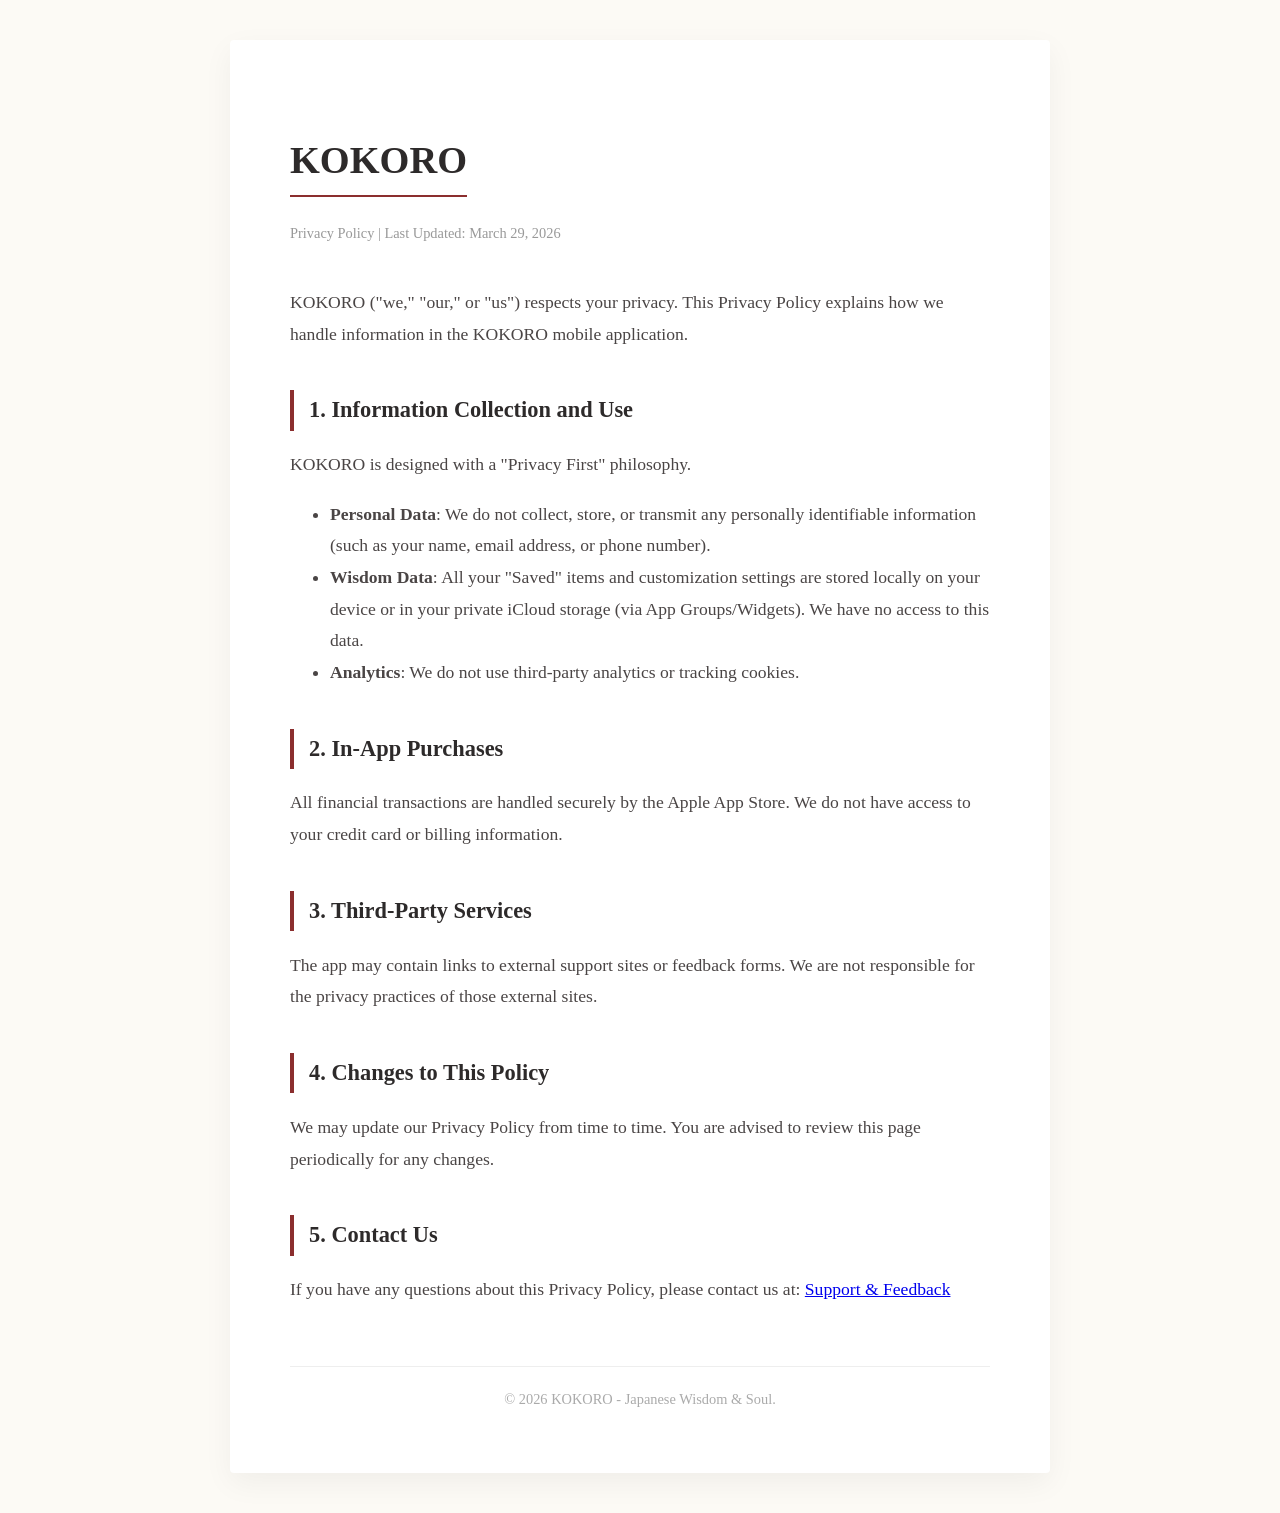
<file: KOKORO/legal/privacy.html>
<!DOCTYPE html>
<html lang="en">
<head>
    <meta charset="UTF-8">
    <meta name="viewport" content="width=device-width, initial-scale=1.0">
    <title>Privacy Policy - KOKORO</title>
    <style>
        :root {
            --kokoro-stone: #2d2a2a;
            --kokoro-washi: #fcfaf5;
            --kokoro-accent: #8b2e2e;
            --kokoro-text: #4a4545;
        }
        body {
            font-family: -apple-system, "New York", "Hiragino Mincho ProN", serif;
            line-height: 1.8;
            color: var(--kokoro-text);
            background-color: var(--kokoro-washi);
            margin: 0;
            padding: 40px 20px;
            display: flex;
            justify-content: center;
        }
        .container {
            max-width: 700px;
            background: white;
            padding: 60px;
            border-radius: 4px;
            box-shadow: 0 10px 30px rgba(0,0,0,0.05);
        }
        h1 {
            color: var(--kokoro-stone);
            font-size: 2.4rem;
            margin-bottom: 10px;
            border-bottom: 2px solid var(--kokoro-accent);
            display: inline-block;
        }
        h2 {
            color: var(--kokoro-stone);
            margin-top: 40px;
            font-size: 1.4rem;
            border-left: 4px solid var(--kokoro-accent);
            padding-left: 15px;
        }
        p, li {
            font-size: 1.1rem;
        }
        .last-updated {
            color: #999;
            font-size: 0.9rem;
            margin-bottom: 40px;
        }
        footer {
            margin-top: 60px;
            border-top: 1px solid #eee;
            padding-top: 20px;
            text-align: center;
            font-size: 0.9rem;
            color: #aaa;
        }
    </style>
</head>
<body>
    <div class="container">
        <h1>KOKORO</h1>
        <p class="last-updated">Privacy Policy | Last Updated: March 29, 2026</p>
        
        <p>KOKORO ("we," "our," or "us") respects your privacy. This Privacy Policy explains how we handle information in the KOKORO mobile application.</p>

        <h2>1. Information Collection and Use</h2>
        <p>KOKORO is designed with a "Privacy First" philosophy.</p>
        <ul>
            <li><strong>Personal Data</strong>: We do not collect, store, or transmit any personally identifiable information (such as your name, email address, or phone number).</li>
            <li><strong>Wisdom Data</strong>: All your "Saved" items and customization settings are stored locally on your device or in your private iCloud storage (via App Groups/Widgets). We have no access to this data.</li>
            <li><strong>Analytics</strong>: We do not use third-party analytics or tracking cookies.</li>
        </ul>

        <h2>2. In-App Purchases</h2>
        <p>All financial transactions are handled securely by the Apple App Store. We do not have access to your credit card or billing information.</p>

        <h2>3. Third-Party Services</h2>
        <p>The app may contain links to external support sites or feedback forms. We are not responsible for the privacy practices of those external sites.</p>

        <h2>4. Changes to This Policy</h2>
        <p>We may update our Privacy Policy from time to time. You are advised to review this page periodically for any changes.</p>

        <h2>5. Contact Us</h2>
        <p>If you have any questions about this Privacy Policy, please contact us at: <a href="https://forms.gle/X3VeZzZjsanezjm88">Support & Feedback</a></p>

        <footer>
            &copy; 2026 KOKORO - Japanese Wisdom & Soul.
        </footer>
    </div>
</body>
</html>
</file>
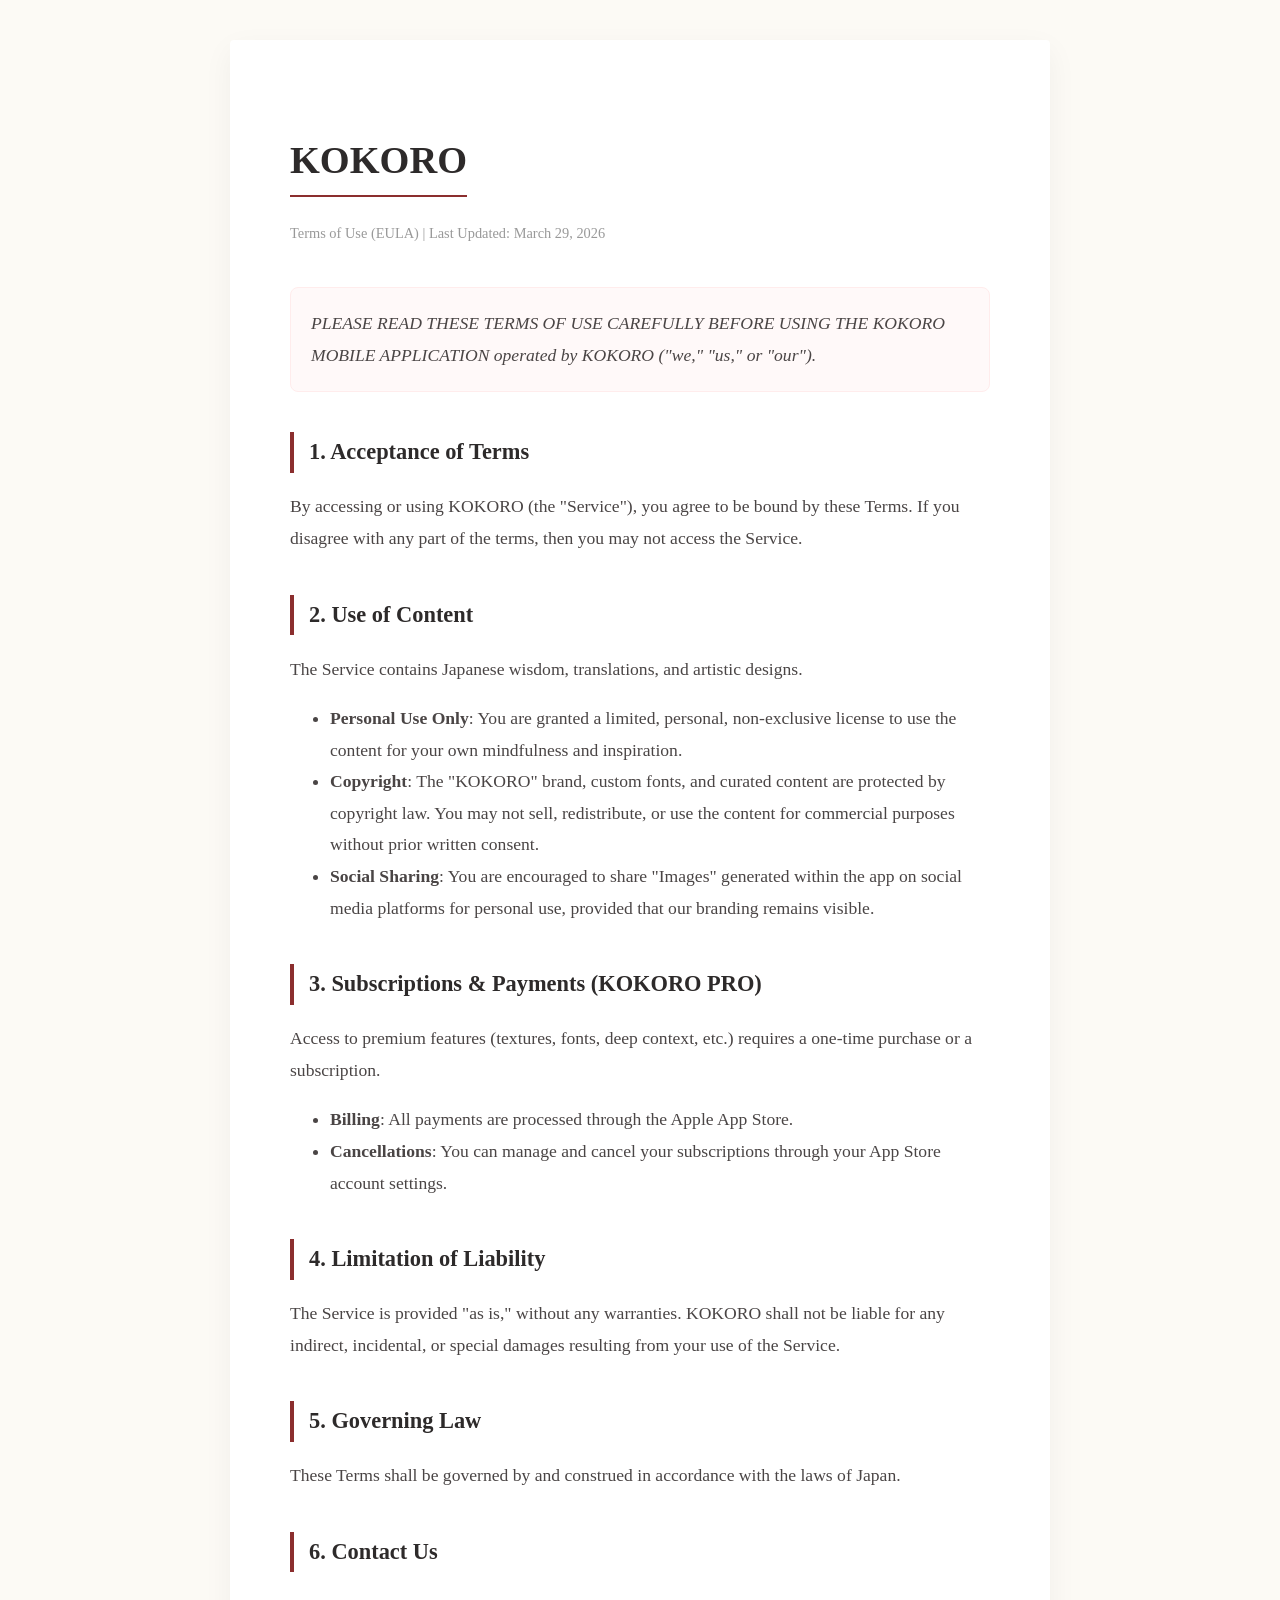
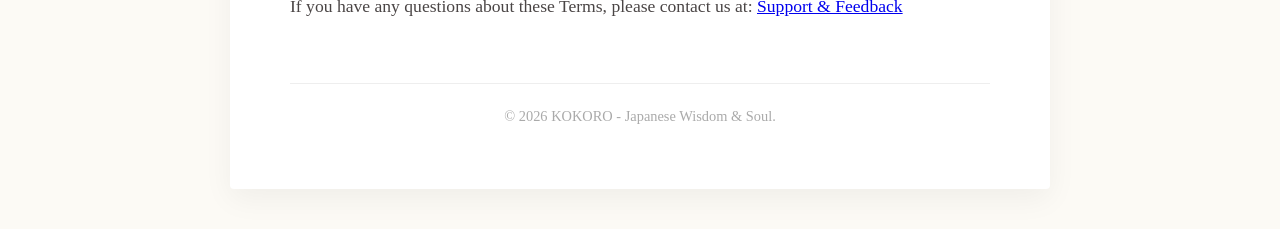
<file: KOKORO/legal/terms.html>
<!DOCTYPE html>
<html lang="en">
<head>
    <meta charset="UTF-8">
    <meta name="viewport" content="width=device-width, initial-scale=1.0">
    <title>Terms of Use - KOKORO</title>
    <style>
        :root {
            --kokoro-stone: #2d2a2a;
            --kokoro-washi: #fcfaf5;
            --kokoro-accent: #8b2e2e;
            --kokoro-text: #4a4545;
        }
        body {
            font-family: -apple-system, "New York", "Hiragino Mincho ProN", serif;
            line-height: 1.8;
            color: var(--kokoro-text);
            background-color: var(--kokoro-washi);
            margin: 0;
            padding: 40px 20px;
            display: flex;
            justify-content: center;
        }
        .container {
            max-width: 700px;
            background: white;
            padding: 60px;
            border-radius: 4px;
            box-shadow: 0 10px 30px rgba(0,0,0,0.05);
        }
        h1 {
            color: var(--kokoro-stone);
            font-size: 2.4rem;
            margin-bottom: 10px;
            border-bottom: 2px solid var(--kokoro-accent);
            display: inline-block;
        }
        h2 {
            color: var(--kokoro-stone);
            margin-top: 40px;
            font-size: 1.4rem;
            border-left: 4px solid var(--kokoro-accent);
            padding-left: 15px;
        }
        p, li {
            font-size: 1.1rem;
        }
        .last-updated {
            color: #999;
            font-size: 0.9rem;
            margin-bottom: 40px;
        }
        .important {
            background-color: #fff9f9;
            border: 1px solid #ffecec;
            padding: 20px;
            border-radius: 8px;
            font-style: italic;
        }
        footer {
            margin-top: 60px;
            border-top: 1px solid #eee;
            padding-top: 20px;
            text-align: center;
            font-size: 0.9rem;
            color: #aaa;
        }
    </style>
</head>
<body>
    <div class="container">
        <h1>KOKORO</h1>
        <p class="last-updated">Terms of Use (EULA) | Last Updated: March 29, 2026</p>
        
        <p class="important">PLEASE READ THESE TERMS OF USE CAREFULLY BEFORE USING THE KOKORO MOBILE APPLICATION operated by KOKORO ("we," "us," or "our").</p>

        <h2>1. Acceptance of Terms</h2>
        <p>By accessing or using KOKORO (the "Service"), you agree to be bound by these Terms. If you disagree with any part of the terms, then you may not access the Service.</p>

        <h2>2. Use of Content</h2>
        <p>The Service contains Japanese wisdom, translations, and artistic designs.</p>
        <ul>
            <li><strong>Personal Use Only</strong>: You are granted a limited, personal, non-exclusive license to use the content for your own mindfulness and inspiration.</li>
            <li><strong>Copyright</strong>: The "KOKORO" brand, custom fonts, and curated content are protected by copyright law. You may not sell, redistribute, or use the content for commercial purposes without prior written consent.</li>
            <li><strong>Social Sharing</strong>: You are encouraged to share "Images" generated within the app on social media platforms for personal use, provided that our branding remains visible.</li>
        </ul>

        <h2>3. Subscriptions & Payments (KOKORO PRO)</h2>
        <p>Access to premium features (textures, fonts, deep context, etc.) requires a one-time purchase or a subscription.</p>
        <ul>
            <li><strong>Billing</strong>: All payments are processed through the Apple App Store.</li>
            <li><strong>Cancellations</strong>: You can manage and cancel your subscriptions through your App Store account settings.</li>
        </ul>

        <h2>4. Limitation of Liability</h2>
        <p>The Service is provided "as is," without any warranties. KOKORO shall not be liable for any indirect, incidental, or special damages resulting from your use of the Service.</p>

        <h2>5. Governing Law</h2>
        <p>These Terms shall be governed by and construed in accordance with the laws of Japan.</p>

        <h2>6. Contact Us</h2>
        <p>If you have any questions about these Terms, please contact us at: <a href="https://forms.gle/X3VeZzZjsanezjm88">Support & Feedback</a></p>

        <footer>
            &copy; 2026 KOKORO - Japanese Wisdom & Soul.
        </footer>
    </div>
</body>
</html>
</file>
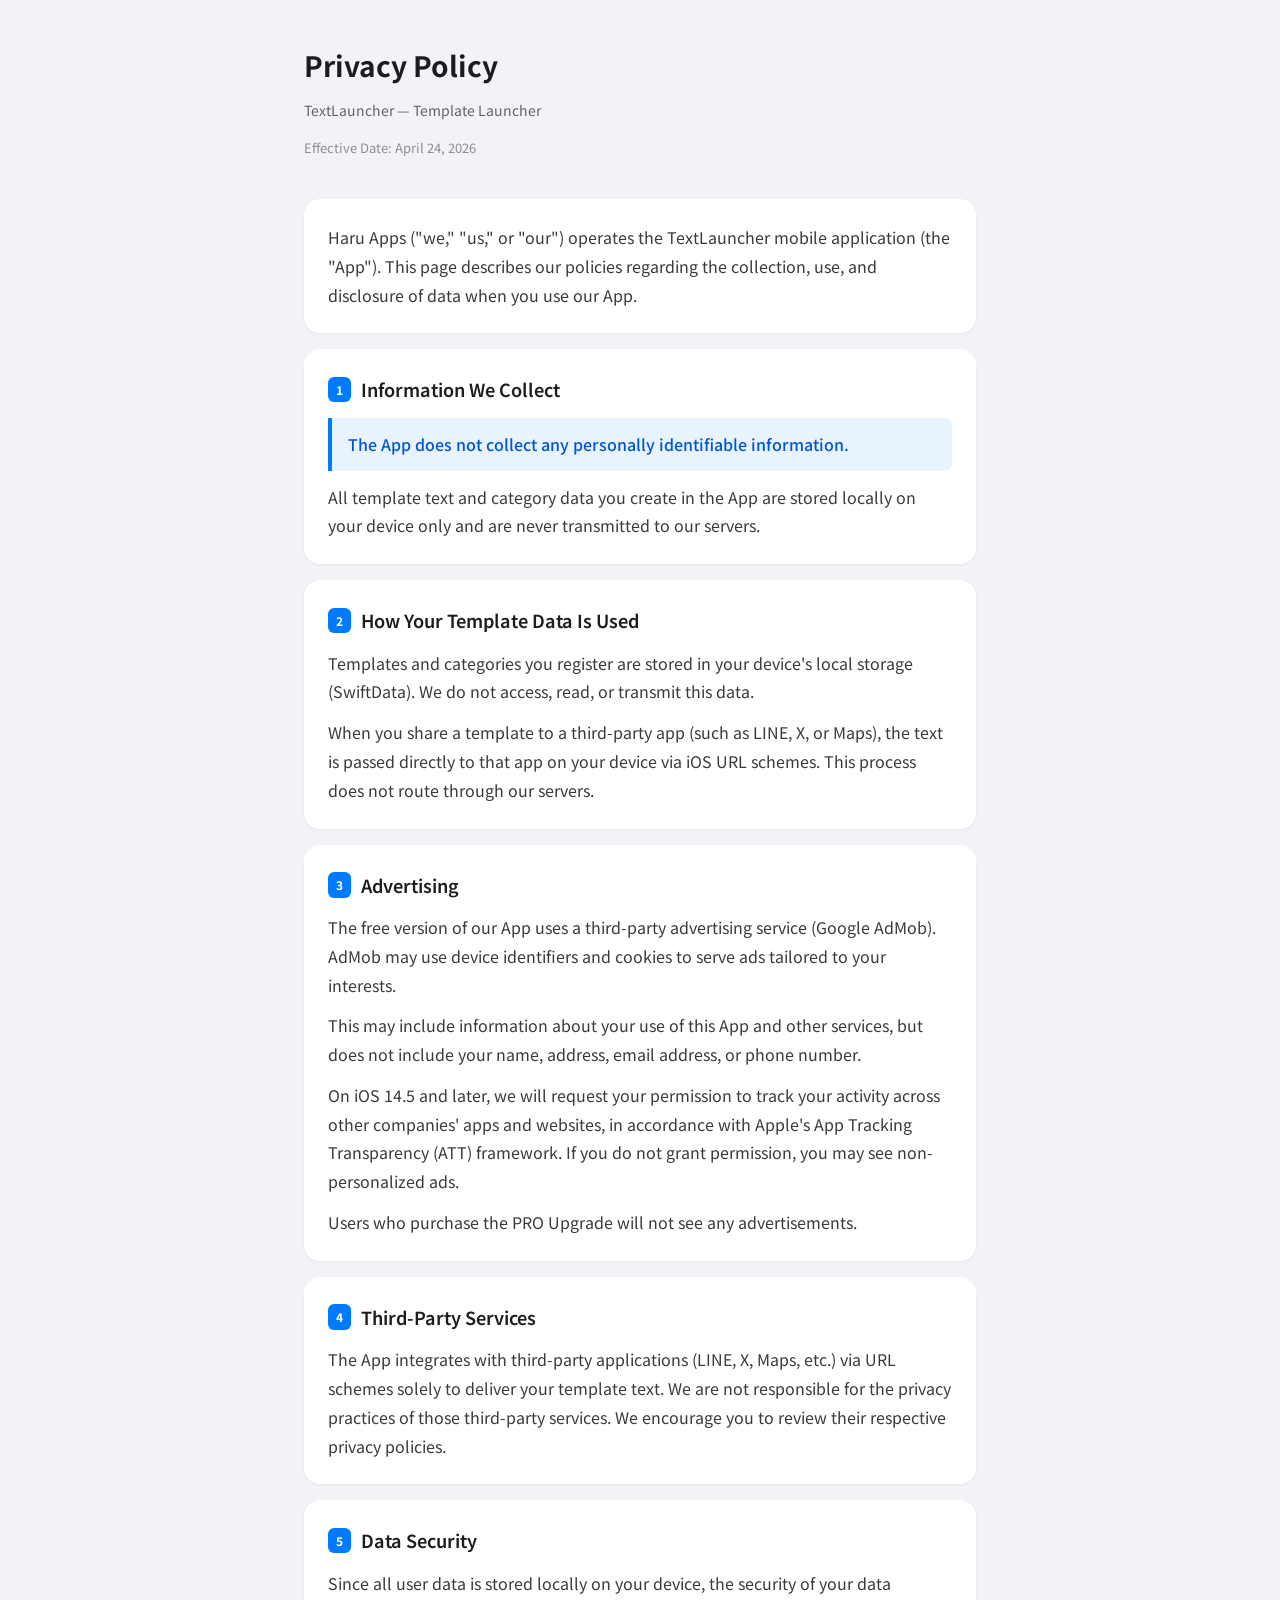
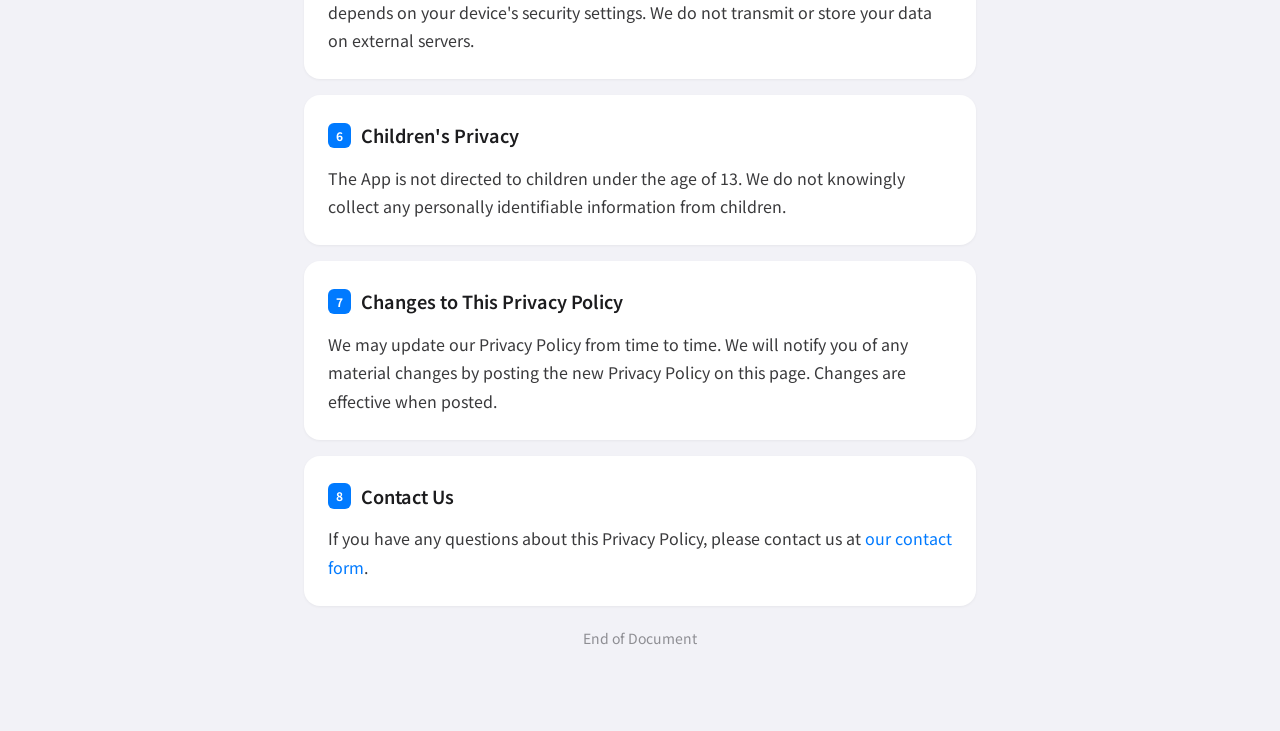
<file: textlauncher/legal/privacy-en.html>
<!DOCTYPE html>
<html lang="en">
<head>
  <meta charset="UTF-8">
  <meta name="viewport" content="width=device-width, initial-scale=1.0">
  <title>Privacy Policy - TextLauncher</title>
  <link rel="preconnect" href="https://fonts.googleapis.com">
  <link rel="preconnect" href="https://fonts.gstatic.com" crossorigin>
  <link href="https://fonts.googleapis.com/css2?family=Noto+Sans+JP:wght@400;500;700&display=swap" rel="stylesheet">
  <style>
    * { box-sizing: border-box; margin: 0; padding: 0; }
    body {
      font-family: "Noto Sans JP", -apple-system, BlinkMacSystemFont, "Segoe UI", Roboto, Helvetica, Arial, sans-serif;
      font-size: 16px;
      line-height: 1.8;
      color: #1c1c1e;
      background: #f2f2f7;
    }
    .container {
      max-width: 720px;
      margin: 0 auto;
      padding: 40px 24px 80px;
    }
    header {
      margin-bottom: 40px;
    }
    header h1 {
      font-size: 28px;
      font-weight: 700;
      margin-bottom: 8px;
    }
    header .app-name {
      font-size: 14px;
      color: #636366;
    }
    header .updated {
      font-size: 13px;
      color: #8e8e93;
      margin-top: 4px;
    }
    .card {
      background: #fff;
      border-radius: 16px;
      padding: 24px;
      margin-bottom: 16px;
      box-shadow: 0 1px 3px rgba(0,0,0,0.05);
    }
    h2 {
      font-size: 18px;
      font-weight: 600;
      margin-bottom: 12px;
      color: #1c1c1e;
      display: flex;
      align-items: center;
    }
    p {
      color: #3a3a3c;
      margin-bottom: 12px;
    }
    p:last-child { margin-bottom: 0; }
    ul {
      padding-left: 20px;
      color: #3a3a3c;
      margin-bottom: 12px;
    }
    ul:last-child { margin-bottom: 0; }
    li { margin-bottom: 6px; }
    .highlight {
      background: #e8f4fd;
      border-left: 4px solid #007aff;
      border-radius: 0 8px 8px 0;
      padding: 12px 16px;
      margin-bottom: 12px;
      color: #0056cc;
      font-weight: 500;
    }
    a { color: #007aff; text-decoration: none; }
    a:hover { text-decoration: underline; }
    .section-num {
      display: inline-block;
      background: #007aff;
      color: #fff;
      font-size: 12px;
      font-weight: 700;
      border-radius: 6px;
      padding: 2px 8px;
      margin-right: 10px;
      flex-shrink: 0;
    }
  </style>
</head>
<body>
  <div class="container">
    <header>
      <h1>Privacy Policy</h1>
      <p class="app-name">TextLauncher — Template Launcher</p>
      <p class="updated">Effective Date: April 24, 2026</p>
    </header>

    <div class="card">
      <p>Haru Apps ("we," "us," or "our") operates the TextLauncher mobile application (the "App"). This page describes our policies regarding the collection, use, and disclosure of data when you use our App.</p>
    </div>

    <div class="card">
      <h2><span class="section-num">1</span>Information We Collect</h2>
      <div class="highlight">The App does not collect any personally identifiable information.</div>
      <p>All template text and category data you create in the App are stored locally on your device only and are never transmitted to our servers.</p>
    </div>

    <div class="card">
      <h2><span class="section-num">2</span>How Your Template Data Is Used</h2>
      <p>Templates and categories you register are stored in your device's local storage (SwiftData). We do not access, read, or transmit this data.</p>
      <p>When you share a template to a third-party app (such as LINE, X, or Maps), the text is passed directly to that app on your device via iOS URL schemes. This process does not route through our servers.</p>
    </div>

    <div class="card">
      <h2><span class="section-num">3</span>Advertising</h2>
      <p>The free version of our App uses a third-party advertising service (Google AdMob). AdMob may use device identifiers and cookies to serve ads tailored to your interests.</p>
      <p>This may include information about your use of this App and other services, but does not include your name, address, email address, or phone number.</p>
      <p>On iOS 14.5 and later, we will request your permission to track your activity across other companies' apps and websites, in accordance with Apple's App Tracking Transparency (ATT) framework. If you do not grant permission, you may see non-personalized ads.</p>
      <p>Users who purchase the PRO Upgrade will not see any advertisements.</p>
    </div>

    <div class="card">
      <h2><span class="section-num">4</span>Third-Party Services</h2>
      <p>The App integrates with third-party applications (LINE, X, Maps, etc.) via URL schemes solely to deliver your template text. We are not responsible for the privacy practices of those third-party services. We encourage you to review their respective privacy policies.</p>
    </div>

    <div class="card">
      <h2><span class="section-num">5</span>Data Security</h2>
      <p>Since all user data is stored locally on your device, the security of your data depends on your device's security settings. We do not transmit or store your data on external servers.</p>
    </div>

    <div class="card">
      <h2><span class="section-num">6</span>Children's Privacy</h2>
      <p>The App is not directed to children under the age of 13. We do not knowingly collect any personally identifiable information from children.</p>
    </div>

    <div class="card">
      <h2><span class="section-num">7</span>Changes to This Privacy Policy</h2>
      <p>We may update our Privacy Policy from time to time. We will notify you of any material changes by posting the new Privacy Policy on this page. Changes are effective when posted.</p>
    </div>

    <div class="card">
      <h2><span class="section-num">8</span>Contact Us</h2>
      <p>If you have any questions about this Privacy Policy, please contact us at <a href="https://forms.gle/63JCoi5uFfwhwR2W6" target="_blank">our contact form</a>.</p>
    </div>

    <p style="text-align: center; color: #8e8e93; font-size: 14px; margin-top: 20px;">End of Document</p>
  </div>
</body>
</html>
</file>
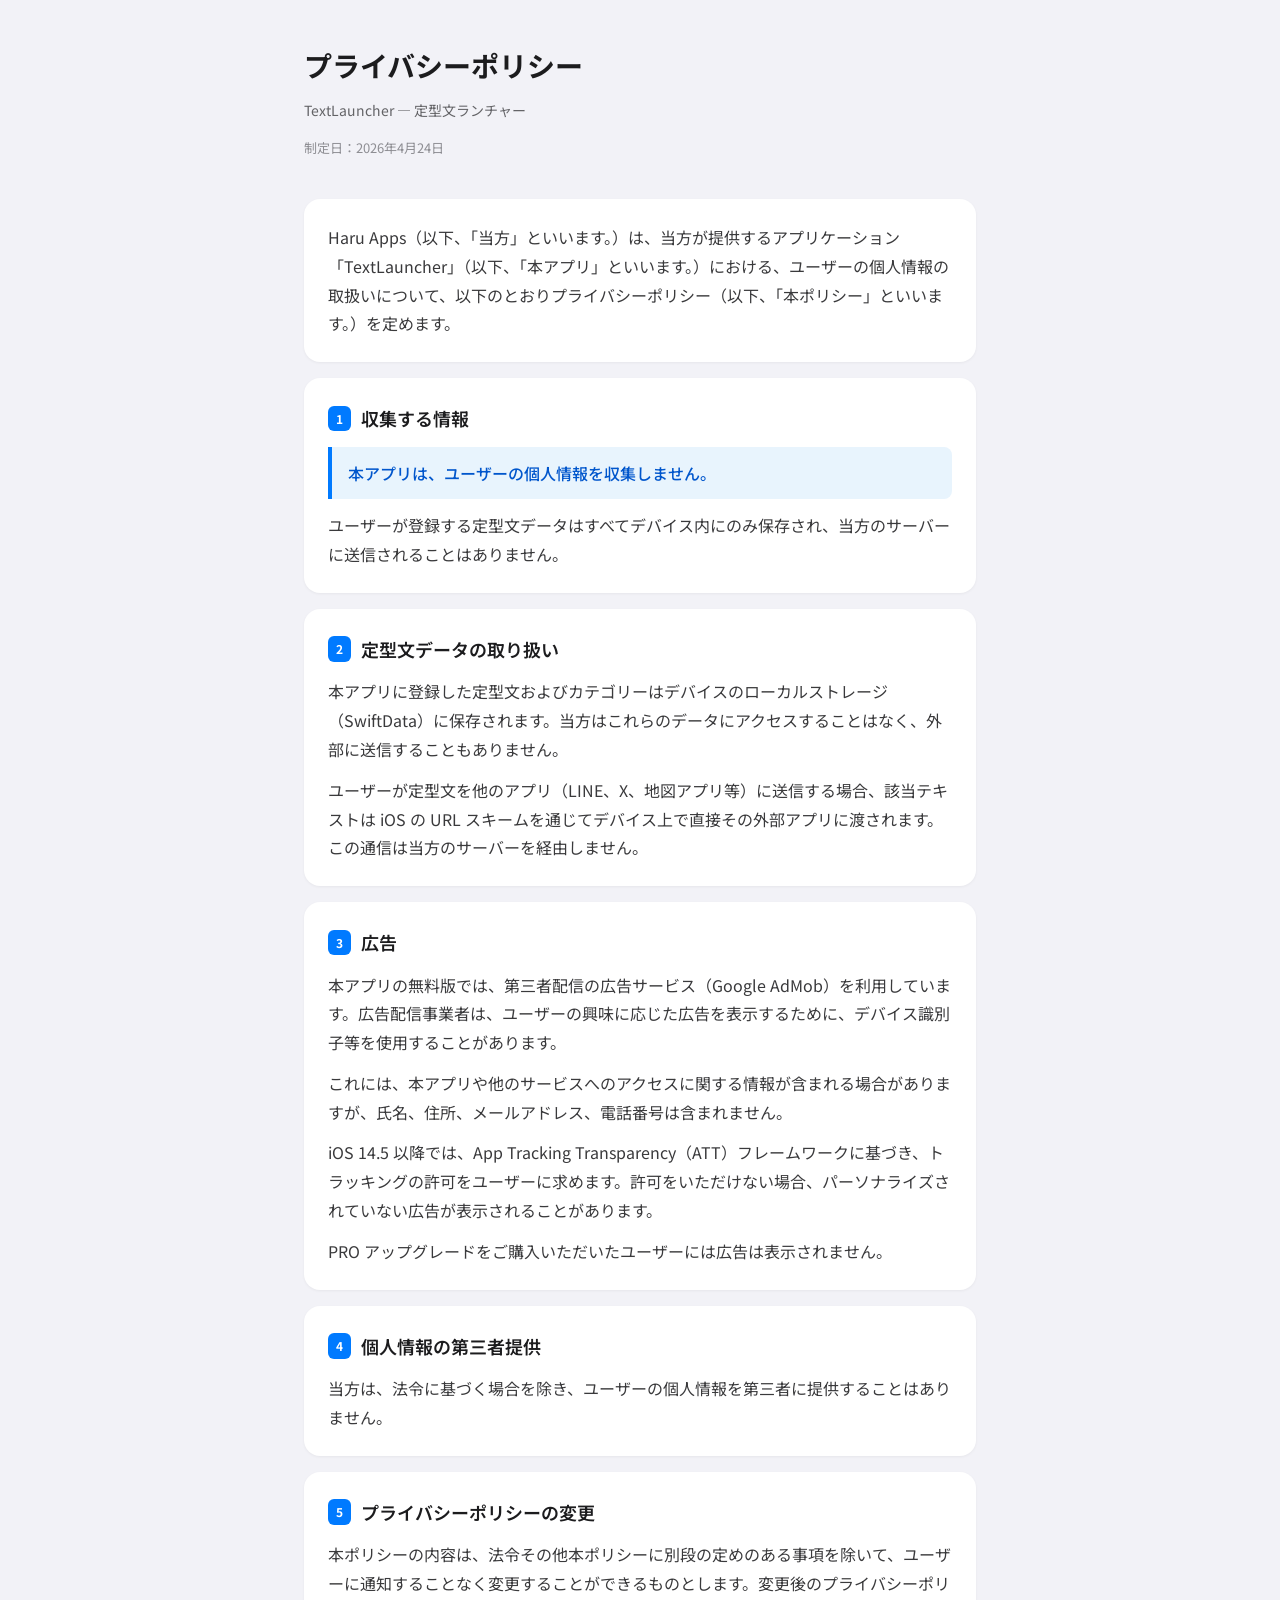
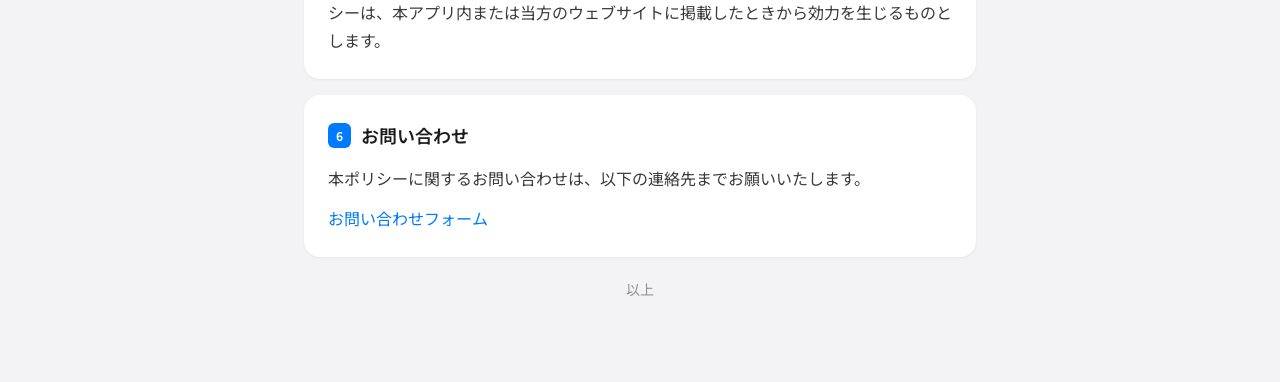
<file: textlauncher/legal/privacy-ja.html>
<!DOCTYPE html>
<html lang="ja">
<head>
  <meta charset="UTF-8">
  <meta name="viewport" content="width=device-width, initial-scale=1.0">
  <title>プライバシーポリシー - TextLauncher</title>
  <link rel="preconnect" href="https://fonts.googleapis.com">
  <link rel="preconnect" href="https://fonts.gstatic.com" crossorigin>
  <link href="https://fonts.googleapis.com/css2?family=Noto+Sans+JP:wght@400;500;700&display=swap" rel="stylesheet">
  <style>
    * { box-sizing: border-box; margin: 0; padding: 0; }
    body {
      font-family: "Noto Sans JP", -apple-system, BlinkMacSystemFont, "Hiragino Sans", "Hiragino Kaku Gothic ProN", Meiryo, sans-serif;
      font-size: 16px;
      line-height: 1.8;
      color: #1c1c1e;
      background: #f2f2f7;
    }
    .container {
      max-width: 720px;
      margin: 0 auto;
      padding: 40px 24px 80px;
    }
    header {
      margin-bottom: 40px;
    }
    header h1 {
      font-size: 28px;
      font-weight: 700;
      margin-bottom: 8px;
    }
    header .app-name {
      font-size: 14px;
      color: #636366;
    }
    header .updated {
      font-size: 13px;
      color: #8e8e93;
      margin-top: 4px;
    }
    .card {
      background: #fff;
      border-radius: 16px;
      padding: 24px;
      margin-bottom: 16px;
      box-shadow: 0 1px 3px rgba(0,0,0,0.05);
    }
    h2 {
      font-size: 18px;
      font-weight: 600;
      margin-bottom: 12px;
      color: #1c1c1e;
      display: flex;
      align-items: center;
    }
    p {
      color: #3a3a3c;
      margin-bottom: 12px;
    }
    p:last-child { margin-bottom: 0; }
    ul {
      padding-left: 20px;
      color: #3a3a3c;
      margin-bottom: 12px;
    }
    ul:last-child { margin-bottom: 0; }
    li { margin-bottom: 6px; }
    .highlight {
      background: #e8f4fd;
      border-left: 4px solid #007aff;
      border-radius: 0 8px 8px 0;
      padding: 12px 16px;
      margin-bottom: 12px;
      color: #0056cc;
      font-weight: 500;
    }
    a { color: #007aff; text-decoration: none; }
    a:hover { text-decoration: underline; }
    .section-num {
      display: inline-block;
      background: #007aff;
      color: #fff;
      font-size: 12px;
      font-weight: 700;
      border-radius: 6px;
      padding: 2px 8px;
      margin-right: 10px;
      flex-shrink: 0;
    }
  </style>
</head>
<body>
  <div class="container">
    <header>
      <h1>プライバシーポリシー</h1>
      <p class="app-name">TextLauncher — 定型文ランチャー</p>
      <p class="updated">制定日：2026年4月24日</p>
    </header>

    <div class="card">
      <p>Haru Apps（以下、「当方」といいます。）は、当方が提供するアプリケーション「TextLauncher」（以下、「本アプリ」といいます。）における、ユーザーの個人情報の取扱いについて、以下のとおりプライバシーポリシー（以下、「本ポリシー」といいます。）を定めます。</p>
    </div>

    <div class="card">
      <h2><span class="section-num">1</span>収集する情報</h2>
      <div class="highlight">本アプリは、ユーザーの個人情報を収集しません。</div>
      <p>ユーザーが登録する定型文データはすべてデバイス内にのみ保存され、当方のサーバーに送信されることはありません。</p>
    </div>

    <div class="card">
      <h2><span class="section-num">2</span>定型文データの取り扱い</h2>
      <p>本アプリに登録した定型文およびカテゴリーはデバイスのローカルストレージ（SwiftData）に保存されます。当方はこれらのデータにアクセスすることはなく、外部に送信することもありません。</p>
      <p>ユーザーが定型文を他のアプリ（LINE、X、地図アプリ等）に送信する場合、該当テキストは iOS の URL スキームを通じてデバイス上で直接その外部アプリに渡されます。この通信は当方のサーバーを経由しません。</p>
    </div>

    <div class="card">
      <h2><span class="section-num">3</span>広告</h2>
      <p>本アプリの無料版では、第三者配信の広告サービス（Google AdMob）を利用しています。広告配信事業者は、ユーザーの興味に応じた広告を表示するために、デバイス識別子等を使用することがあります。</p>
      <p>これには、本アプリや他のサービスへのアクセスに関する情報が含まれる場合がありますが、氏名、住所、メールアドレス、電話番号は含まれません。</p>
      <p>iOS 14.5 以降では、App Tracking Transparency（ATT）フレームワークに基づき、トラッキングの許可をユーザーに求めます。許可をいただけない場合、パーソナライズされていない広告が表示されることがあります。</p>
      <p>PRO アップグレードをご購入いただいたユーザーには広告は表示されません。</p>
    </div>

    <div class="card">
      <h2><span class="section-num">4</span>個人情報の第三者提供</h2>
      <p>当方は、法令に基づく場合を除き、ユーザーの個人情報を第三者に提供することはありません。</p>
    </div>

    <div class="card">
      <h2><span class="section-num">5</span>プライバシーポリシーの変更</h2>
      <p>本ポリシーの内容は、法令その他本ポリシーに別段の定めのある事項を除いて、ユーザーに通知することなく変更することができるものとします。変更後のプライバシーポリシーは、本アプリ内または当方のウェブサイトに掲載したときから効力を生じるものとします。</p>
    </div>

    <div class="card">
      <h2><span class="section-num">6</span>お問い合わせ</h2>
      <p>本ポリシーに関するお問い合わせは、以下の連絡先までお願いいたします。</p>
      <p><a href="https://forms.gle/63JCoi5uFfwhwR2W6" target="_blank">お問い合わせフォーム</a></p>
    </div>

    <p style="text-align: center; color: #8e8e93; font-size: 14px; margin-top: 20px;">以上</p>
  </div>
</body>
</html>
</file>
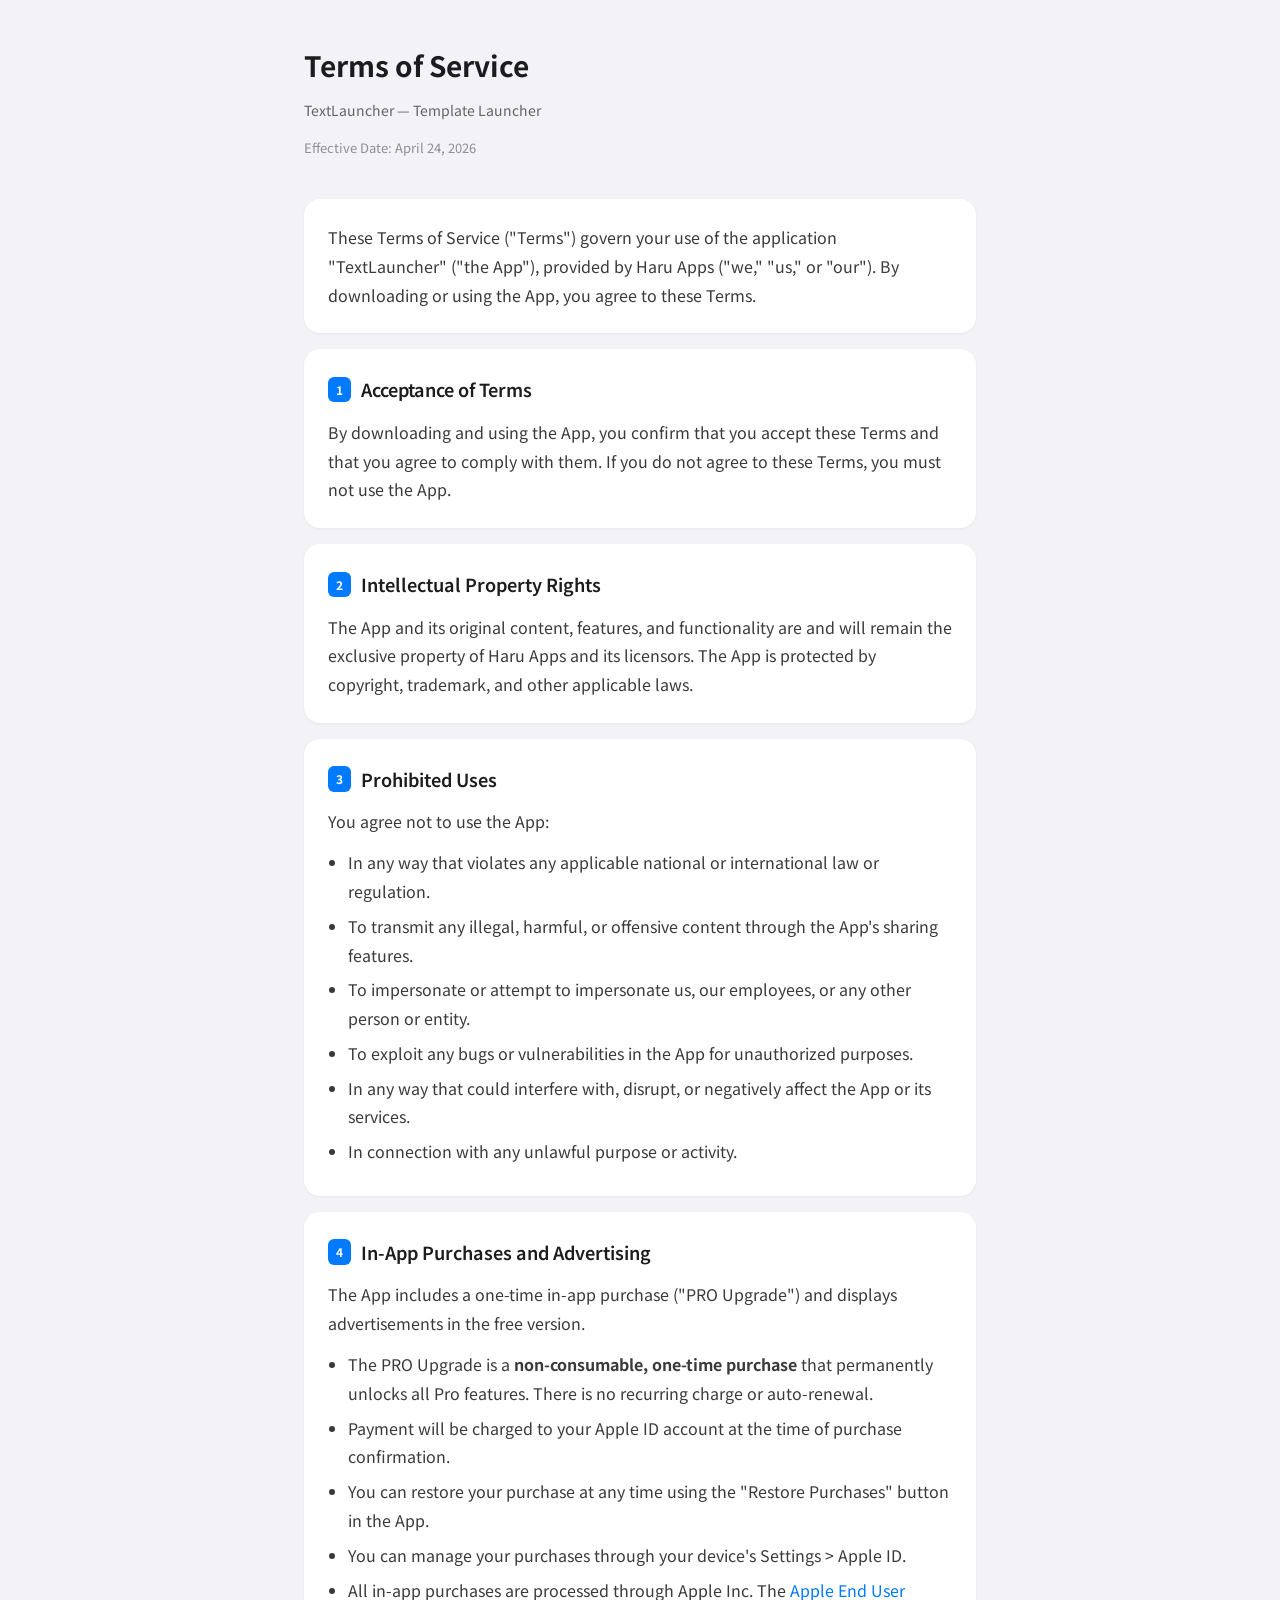
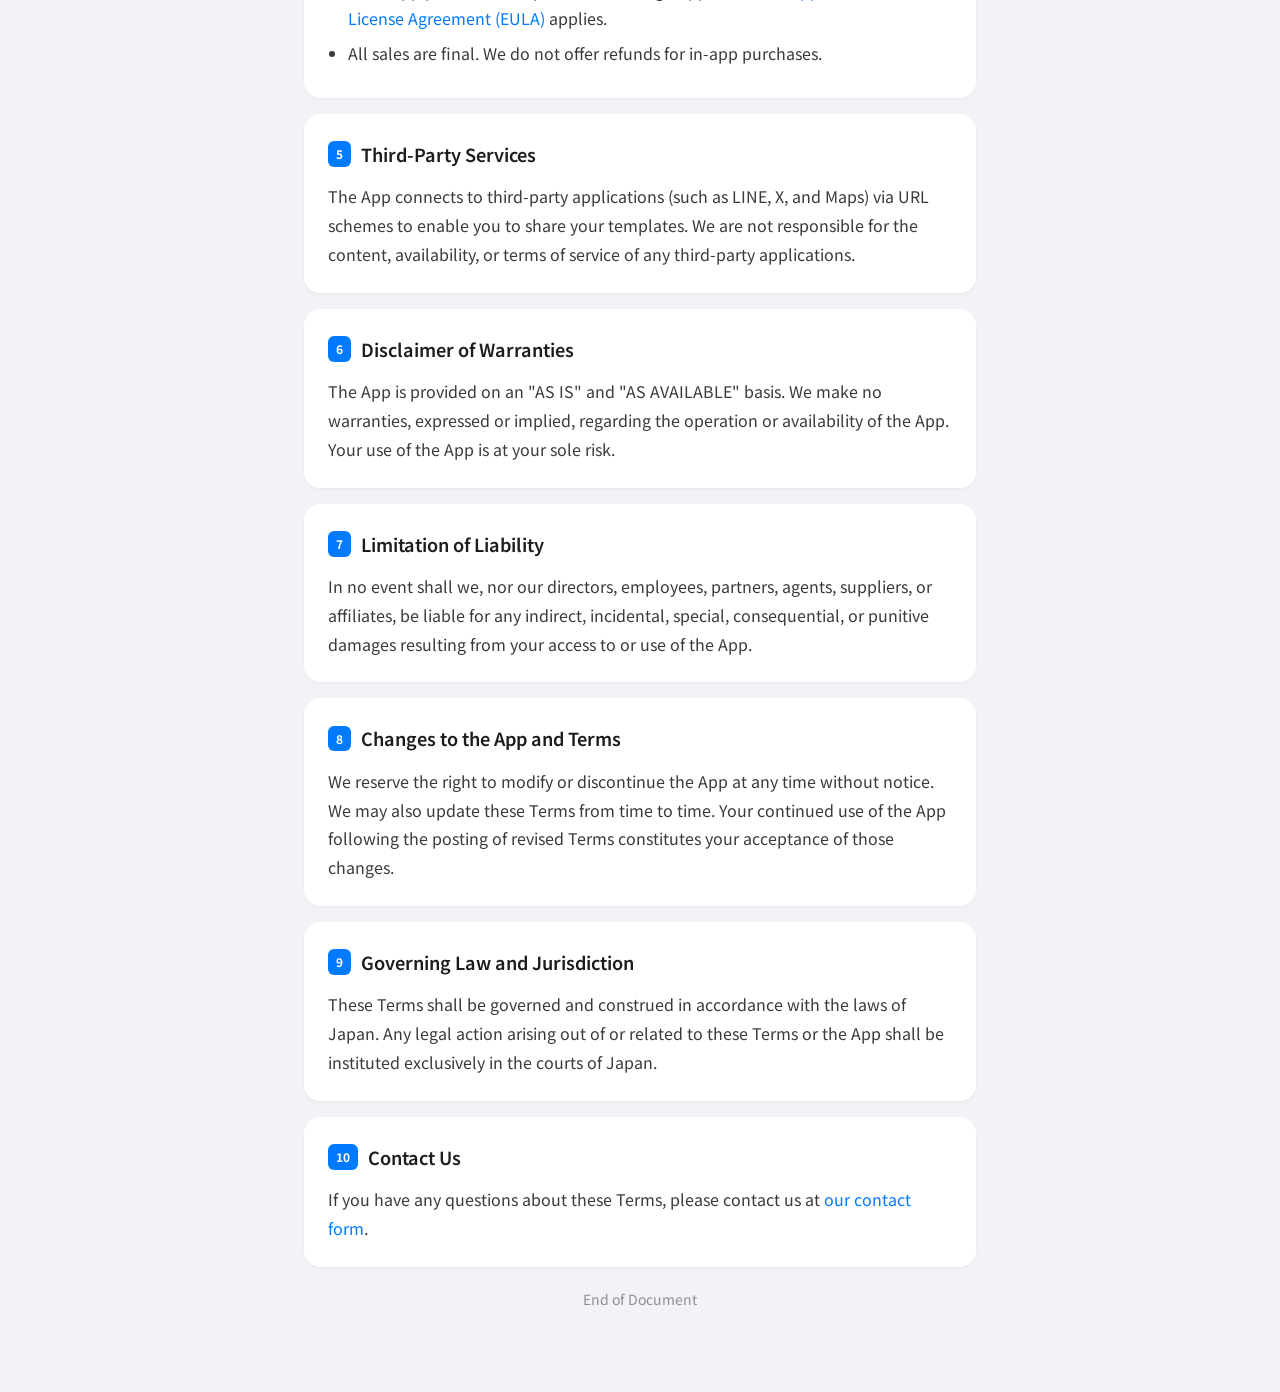
<file: textlauncher/legal/terms-en.html>
<!DOCTYPE html>
<html lang="en">
<head>
  <meta charset="UTF-8">
  <meta name="viewport" content="width=device-width, initial-scale=1.0">
  <title>Terms of Service - TextLauncher</title>
  <link rel="preconnect" href="https://fonts.googleapis.com">
  <link rel="preconnect" href="https://fonts.gstatic.com" crossorigin>
  <link href="https://fonts.googleapis.com/css2?family=Noto+Sans+JP:wght@400;500;700&display=swap" rel="stylesheet">
  <style>
    * { box-sizing: border-box; margin: 0; padding: 0; }
    body {
      font-family: "Noto Sans JP", -apple-system, BlinkMacSystemFont, "Segoe UI", Roboto, Helvetica, Arial, sans-serif;
      font-size: 16px;
      line-height: 1.8;
      color: #1c1c1e;
      background: #f2f2f7;
    }
    .container {
      max-width: 720px;
      margin: 0 auto;
      padding: 40px 24px 80px;
    }
    header {
      margin-bottom: 40px;
    }
    header h1 {
      font-size: 28px;
      font-weight: 700;
      margin-bottom: 8px;
    }
    header .app-name {
      font-size: 14px;
      color: #636366;
    }
    header .updated {
      font-size: 13px;
      color: #8e8e93;
      margin-top: 4px;
    }
    .card {
      background: #fff;
      border-radius: 16px;
      padding: 24px;
      margin-bottom: 16px;
      box-shadow: 0 1px 3px rgba(0,0,0,0.05);
    }
    h2 {
      font-size: 18px;
      font-weight: 600;
      margin-bottom: 12px;
      color: #1c1c1e;
      display: flex;
      align-items: center;
    }
    p {
      color: #3a3a3c;
      margin-bottom: 12px;
    }
    p:last-child { margin-bottom: 0; }
    ul {
      padding-left: 20px;
      color: #3a3a3c;
      margin-bottom: 12px;
    }
    ul:last-child { margin-bottom: 0; }
    li { margin-bottom: 6px; }
    .highlight {
      background: #e8f4fd;
      border-left: 4px solid #007aff;
      border-radius: 0 8px 8px 0;
      padding: 12px 16px;
      margin-bottom: 12px;
      color: #0056cc;
      font-weight: 500;
    }
    a { color: #007aff; text-decoration: none; }
    a:hover { text-decoration: underline; }
    .section-num {
      display: inline-block;
      background: #007aff;
      color: #fff;
      font-size: 12px;
      font-weight: 700;
      border-radius: 6px;
      padding: 2px 8px;
      margin-right: 10px;
      flex-shrink: 0;
    }
  </style>
</head>
<body>
  <div class="container">
    <header>
      <h1>Terms of Service</h1>
      <p class="app-name">TextLauncher — Template Launcher</p>
      <p class="updated">Effective Date: April 24, 2026</p>
    </header>

    <div class="card">
      <p>These Terms of Service ("Terms") govern your use of the application "TextLauncher" ("the App"), provided by Haru Apps ("we," "us," or "our"). By downloading or using the App, you agree to these Terms.</p>
    </div>

    <div class="card">
      <h2><span class="section-num">1</span>Acceptance of Terms</h2>
      <p>By downloading and using the App, you confirm that you accept these Terms and that you agree to comply with them. If you do not agree to these Terms, you must not use the App.</p>
    </div>

    <div class="card">
      <h2><span class="section-num">2</span>Intellectual Property Rights</h2>
      <p>The App and its original content, features, and functionality are and will remain the exclusive property of Haru Apps and its licensors. The App is protected by copyright, trademark, and other applicable laws.</p>
    </div>

    <div class="card">
      <h2><span class="section-num">3</span>Prohibited Uses</h2>
      <p>You agree not to use the App:</p>
      <ul>
        <li>In any way that violates any applicable national or international law or regulation.</li>
        <li>To transmit any illegal, harmful, or offensive content through the App's sharing features.</li>
        <li>To impersonate or attempt to impersonate us, our employees, or any other person or entity.</li>
        <li>To exploit any bugs or vulnerabilities in the App for unauthorized purposes.</li>
        <li>In any way that could interfere with, disrupt, or negatively affect the App or its services.</li>
        <li>In connection with any unlawful purpose or activity.</li>
      </ul>
    </div>

    <div class="card">
      <h2><span class="section-num">4</span>In-App Purchases and Advertising</h2>
      <p>The App includes a one-time in-app purchase ("PRO Upgrade") and displays advertisements in the free version.</p>
      <ul>
        <li>The PRO Upgrade is a <strong>non-consumable, one-time purchase</strong> that permanently unlocks all Pro features. There is no recurring charge or auto-renewal.</li>
        <li>Payment will be charged to your Apple ID account at the time of purchase confirmation.</li>
        <li>You can restore your purchase at any time using the "Restore Purchases" button in the App.</li>
        <li>You can manage your purchases through your device's Settings &gt; Apple ID.</li>
        <li>All in-app purchases are processed through Apple Inc. The <a href="https://www.apple.com/legal/internet-services/itunes/dev/stdeula/" target="_blank">Apple End User License Agreement (EULA)</a> applies.</li>
        <li>All sales are final. We do not offer refunds for in-app purchases.</li>
      </ul>
    </div>

    <div class="card">
      <h2><span class="section-num">5</span>Third-Party Services</h2>
      <p>The App connects to third-party applications (such as LINE, X, and Maps) via URL schemes to enable you to share your templates. We are not responsible for the content, availability, or terms of service of any third-party applications.</p>
    </div>

    <div class="card">
      <h2><span class="section-num">6</span>Disclaimer of Warranties</h2>
      <p>The App is provided on an "AS IS" and "AS AVAILABLE" basis. We make no warranties, expressed or implied, regarding the operation or availability of the App. Your use of the App is at your sole risk.</p>
    </div>

    <div class="card">
      <h2><span class="section-num">7</span>Limitation of Liability</h2>
      <p>In no event shall we, nor our directors, employees, partners, agents, suppliers, or affiliates, be liable for any indirect, incidental, special, consequential, or punitive damages resulting from your access to or use of the App.</p>
    </div>

    <div class="card">
      <h2><span class="section-num">8</span>Changes to the App and Terms</h2>
      <p>We reserve the right to modify or discontinue the App at any time without notice. We may also update these Terms from time to time. Your continued use of the App following the posting of revised Terms constitutes your acceptance of those changes.</p>
    </div>

    <div class="card">
      <h2><span class="section-num">9</span>Governing Law and Jurisdiction</h2>
      <p>These Terms shall be governed and construed in accordance with the laws of Japan. Any legal action arising out of or related to these Terms or the App shall be instituted exclusively in the courts of Japan.</p>
    </div>

    <div class="card">
      <h2><span class="section-num">10</span>Contact Us</h2>
      <p>If you have any questions about these Terms, please contact us at <a href="https://forms.gle/63JCoi5uFfwhwR2W6" target="_blank">our contact form</a>.</p>
    </div>

    <p style="text-align: center; color: #8e8e93; font-size: 14px; margin-top: 20px;">End of Document</p>
  </div>
</body>
</html>
</file>
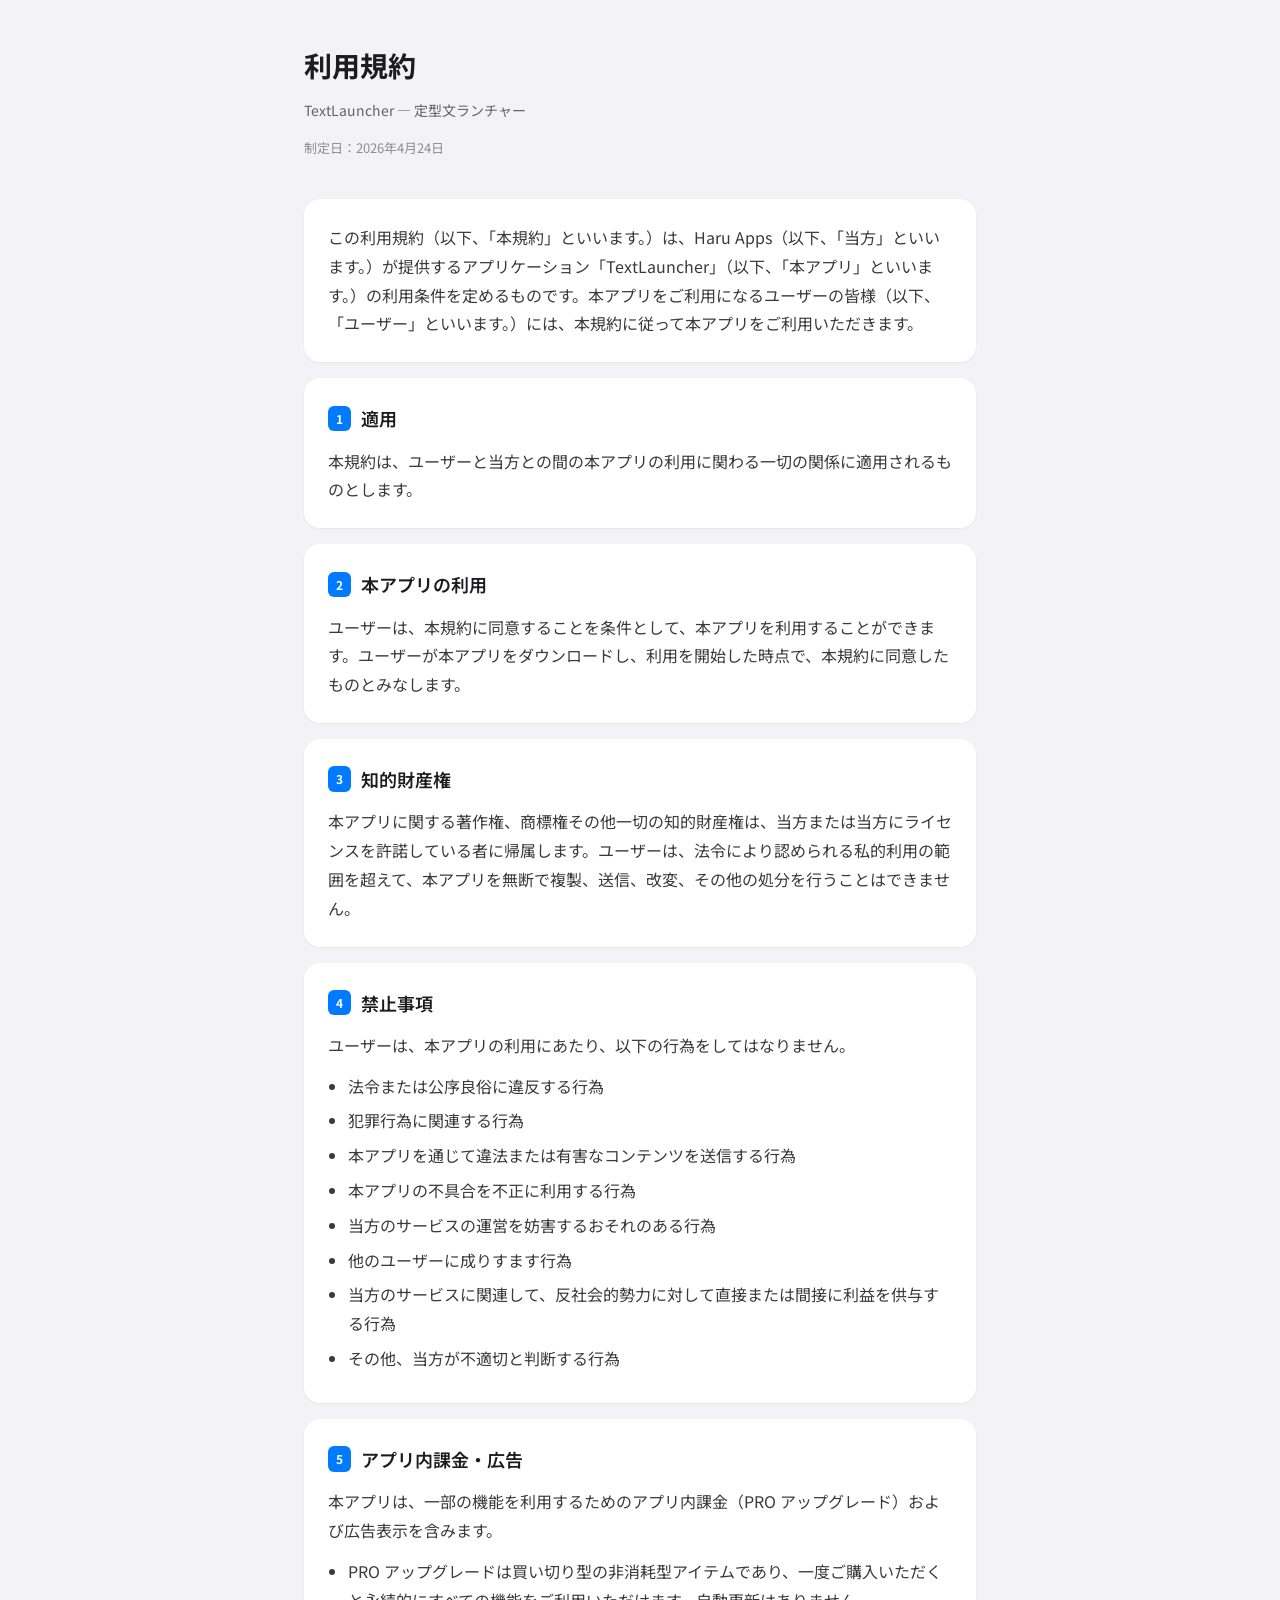
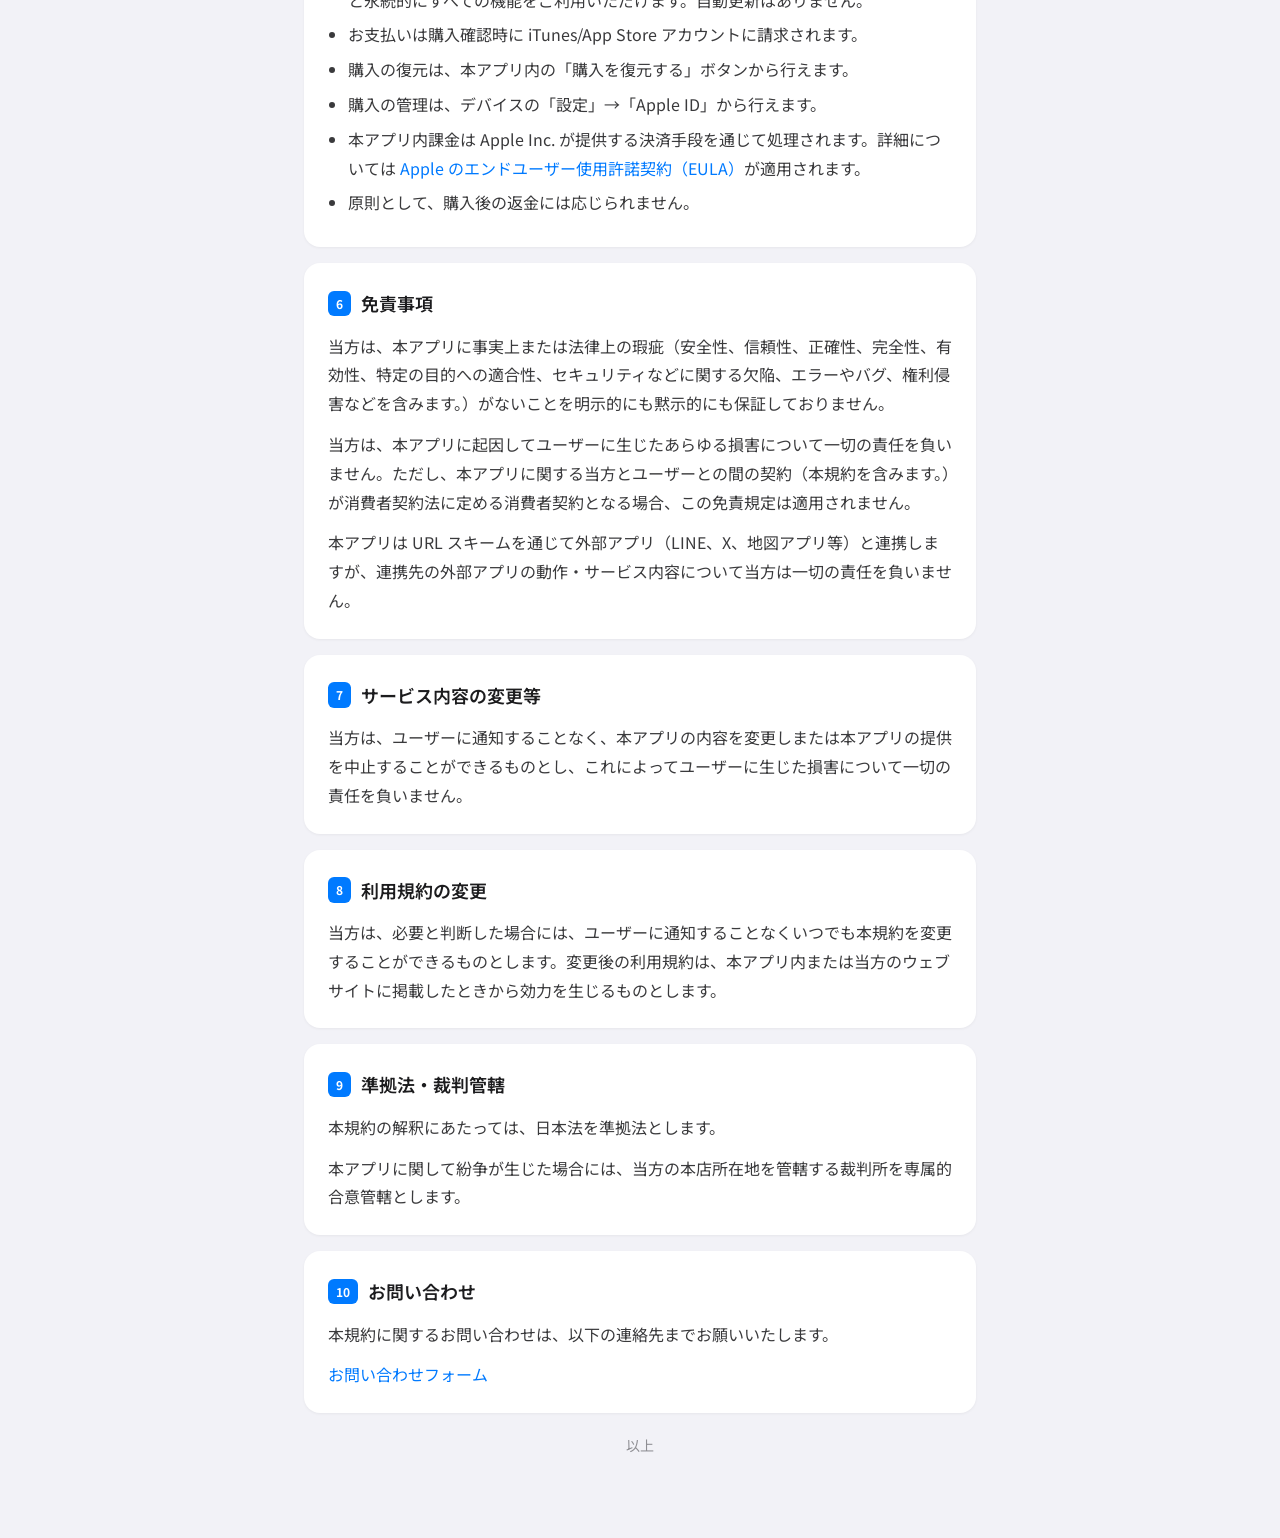
<file: textlauncher/legal/terms-ja.html>
<!DOCTYPE html>
<html lang="ja">
<head>
  <meta charset="UTF-8">
  <meta name="viewport" content="width=device-width, initial-scale=1.0">
  <title>利用規約 - TextLauncher</title>
  <link rel="preconnect" href="https://fonts.googleapis.com">
  <link rel="preconnect" href="https://fonts.gstatic.com" crossorigin>
  <link href="https://fonts.googleapis.com/css2?family=Noto+Sans+JP:wght@400;500;700&display=swap" rel="stylesheet">
  <style>
    * { box-sizing: border-box; margin: 0; padding: 0; }
    body {
      font-family: "Noto Sans JP", -apple-system, BlinkMacSystemFont, "Hiragino Sans", "Hiragino Kaku Gothic ProN", Meiryo, sans-serif;
      font-size: 16px;
      line-height: 1.8;
      color: #1c1c1e;
      background: #f2f2f7;
    }
    .container {
      max-width: 720px;
      margin: 0 auto;
      padding: 40px 24px 80px;
    }
    header {
      margin-bottom: 40px;
    }
    header h1 {
      font-size: 28px;
      font-weight: 700;
      margin-bottom: 8px;
    }
    header .app-name {
      font-size: 14px;
      color: #636366;
    }
    header .updated {
      font-size: 13px;
      color: #8e8e93;
      margin-top: 4px;
    }
    .card {
      background: #fff;
      border-radius: 16px;
      padding: 24px;
      margin-bottom: 16px;
      box-shadow: 0 1px 3px rgba(0,0,0,0.05);
    }
    h2 {
      font-size: 18px;
      font-weight: 600;
      margin-bottom: 12px;
      color: #1c1c1e;
      display: flex;
      align-items: center;
    }
    p {
      color: #3a3a3c;
      margin-bottom: 12px;
    }
    p:last-child { margin-bottom: 0; }
    ul {
      padding-left: 20px;
      color: #3a3a3c;
      margin-bottom: 12px;
    }
    ul:last-child { margin-bottom: 0; }
    li { margin-bottom: 6px; }
    .highlight {
      background: #e8f4fd;
      border-left: 4px solid #007aff;
      border-radius: 0 8px 8px 0;
      padding: 12px 16px;
      margin-bottom: 12px;
      color: #0056cc;
      font-weight: 500;
    }
    a { color: #007aff; text-decoration: none; }
    a:hover { text-decoration: underline; }
    .section-num {
      display: inline-block;
      background: #007aff;
      color: #fff;
      font-size: 12px;
      font-weight: 700;
      border-radius: 6px;
      padding: 2px 8px;
      margin-right: 10px;
      flex-shrink: 0;
    }
  </style>
</head>
<body>
  <div class="container">
    <header>
      <h1>利用規約</h1>
      <p class="app-name">TextLauncher — 定型文ランチャー</p>
      <p class="updated">制定日：2026年4月24日</p>
    </header>

    <div class="card">
      <p>この利用規約（以下、「本規約」といいます。）は、Haru Apps（以下、「当方」といいます。）が提供するアプリケーション「TextLauncher」（以下、「本アプリ」といいます。）の利用条件を定めるものです。本アプリをご利用になるユーザーの皆様（以下、「ユーザー」といいます。）には、本規約に従って本アプリをご利用いただきます。</p>
    </div>

    <div class="card">
      <h2><span class="section-num">1</span>適用</h2>
      <p>本規約は、ユーザーと当方との間の本アプリの利用に関わる一切の関係に適用されるものとします。</p>
    </div>

    <div class="card">
      <h2><span class="section-num">2</span>本アプリの利用</h2>
      <p>ユーザーは、本規約に同意することを条件として、本アプリを利用することができます。ユーザーが本アプリをダウンロードし、利用を開始した時点で、本規約に同意したものとみなします。</p>
    </div>

    <div class="card">
      <h2><span class="section-num">3</span>知的財産権</h2>
      <p>本アプリに関する著作権、商標権その他一切の知的財産権は、当方または当方にライセンスを許諾している者に帰属します。ユーザーは、法令により認められる私的利用の範囲を超えて、本アプリを無断で複製、送信、改変、その他の処分を行うことはできません。</p>
    </div>

    <div class="card">
      <h2><span class="section-num">4</span>禁止事項</h2>
      <p>ユーザーは、本アプリの利用にあたり、以下の行為をしてはなりません。</p>
      <ul>
        <li>法令または公序良俗に違反する行為</li>
        <li>犯罪行為に関連する行為</li>
        <li>本アプリを通じて違法または有害なコンテンツを送信する行為</li>
        <li>本アプリの不具合を不正に利用する行為</li>
        <li>当方のサービスの運営を妨害するおそれのある行為</li>
        <li>他のユーザーに成りすます行為</li>
        <li>当方のサービスに関連して、反社会的勢力に対して直接または間接に利益を供与する行為</li>
        <li>その他、当方が不適切と判断する行為</li>
      </ul>
    </div>

    <div class="card">
      <h2><span class="section-num">5</span>アプリ内課金・広告</h2>
      <p>本アプリは、一部の機能を利用するためのアプリ内課金（PRO アップグレード）および広告表示を含みます。</p>
      <ul>
        <li>PRO アップグレードは買い切り型の非消耗型アイテムであり、一度ご購入いただくと永続的にすべての機能をご利用いただけます。自動更新はありません。</li>
        <li>お支払いは購入確認時に iTunes/App Store アカウントに請求されます。</li>
        <li>購入の復元は、本アプリ内の「購入を復元する」ボタンから行えます。</li>
        <li>購入の管理は、デバイスの「設定」→「Apple ID」から行えます。</li>
        <li>本アプリ内課金は Apple Inc. が提供する決済手段を通じて処理されます。詳細については <a href="https://www.apple.com/legal/internet-services/itunes/dev/stdeula/" target="_blank">Apple のエンドユーザー使用許諾契約（EULA）</a>が適用されます。</li>
        <li>原則として、購入後の返金には応じられません。</li>
      </ul>
    </div>

    <div class="card">
      <h2><span class="section-num">6</span>免責事項</h2>
      <p>当方は、本アプリに事実上または法律上の瑕疵（安全性、信頼性、正確性、完全性、有効性、特定の目的への適合性、セキュリティなどに関する欠陥、エラーやバグ、権利侵害などを含みます。）がないことを明示的にも黙示的にも保証しておりません。</p>
      <p>当方は、本アプリに起因してユーザーに生じたあらゆる損害について一切の責任を負いません。ただし、本アプリに関する当方とユーザーとの間の契約（本規約を含みます。）が消費者契約法に定める消費者契約となる場合、この免責規定は適用されません。</p>
      <p>本アプリは URL スキームを通じて外部アプリ（LINE、X、地図アプリ等）と連携しますが、連携先の外部アプリの動作・サービス内容について当方は一切の責任を負いません。</p>
    </div>

    <div class="card">
      <h2><span class="section-num">7</span>サービス内容の変更等</h2>
      <p>当方は、ユーザーに通知することなく、本アプリの内容を変更しまたは本アプリの提供を中止することができるものとし、これによってユーザーに生じた損害について一切の責任を負いません。</p>
    </div>

    <div class="card">
      <h2><span class="section-num">8</span>利用規約の変更</h2>
      <p>当方は、必要と判断した場合には、ユーザーに通知することなくいつでも本規約を変更することができるものとします。変更後の利用規約は、本アプリ内または当方のウェブサイトに掲載したときから効力を生じるものとします。</p>
    </div>

    <div class="card">
      <h2><span class="section-num">9</span>準拠法・裁判管轄</h2>
      <p>本規約の解釈にあたっては、日本法を準拠法とします。</p>
      <p>本アプリに関して紛争が生じた場合には、当方の本店所在地を管轄する裁判所を専属的合意管轄とします。</p>
    </div>

    <div class="card">
      <h2><span class="section-num">10</span>お問い合わせ</h2>
      <p>本規約に関するお問い合わせは、以下の連絡先までお願いいたします。</p>
      <p><a href="https://forms.gle/63JCoi5uFfwhwR2W6" target="_blank">お問い合わせフォーム</a></p>
    </div>

    <p style="text-align: center; color: #8e8e93; font-size: 14px; margin-top: 20px;">以上</p>
  </div>
</body>
</html>
</file>
